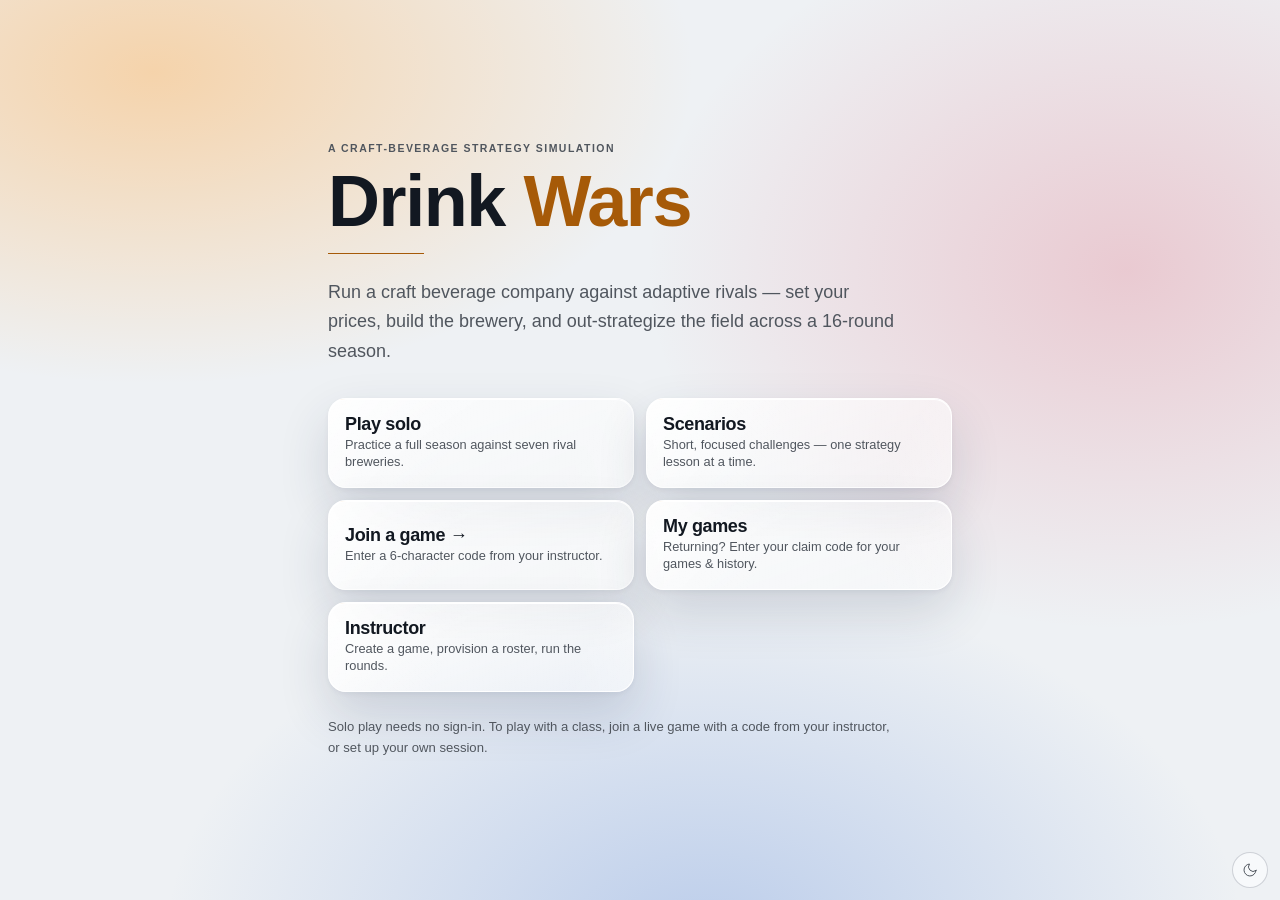
<file: drinkwars/index.html>
<!doctype html>
<html lang="en" data-mode="foolscap">
  <head>
    <meta charset="UTF-8" />
    <meta name="viewport" content="width=device-width, initial-scale=1.0" />
    <title>Drink Wars</title>
    <!-- Light (Foolscap) is the default; a player who switches to night keeps it. Runs before
         first paint so a returning night-mode player never sees a light flash. -->
    <script>
      try { if (localStorage.getItem("dw-mode") === "sectional") document.documentElement.setAttribute("data-mode", "sectional"); } catch (e) {}
    </script>
    <script type="module" crossorigin src="/drinkwars/assets/index-BNw4C3lH.js"></script>
    <link rel="stylesheet" crossorigin href="/drinkwars/assets/index-Bm-F9xbx.css">
  </head>
  <body>
    <div id="root"></div>
  </body>
</html>
</file>
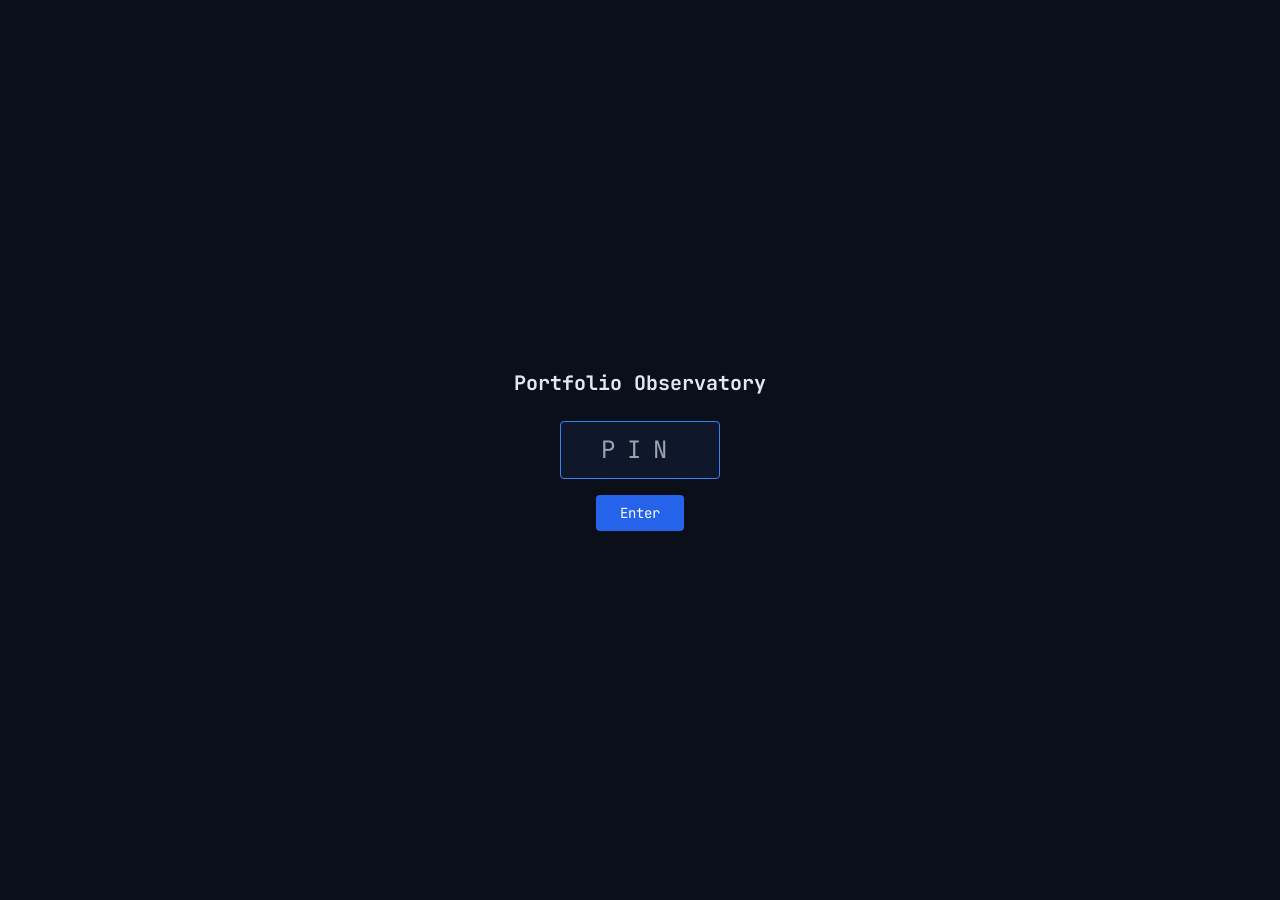
<file: po/index.html>
<!DOCTYPE html>
<html lang="en">
  <head>
    <meta charset="UTF-8" />
    <meta name="viewport" content="width=device-width, initial-scale=1.0" />
    <title>Portfolio Observatory</title>
    <link rel="preconnect" href="https://fonts.googleapis.com" />
    <link rel="preconnect" href="https://fonts.gstatic.com" crossorigin />
    <link href="https://fonts.googleapis.com/css2?family=JetBrains+Mono:wght@400;600;700&display=swap" rel="stylesheet" />
    <script type="module" crossorigin src="/po/assets/index-pAQZAtiD.js"></script>
    <link rel="stylesheet" crossorigin href="/po/assets/index-CHXg76Sw.css">
  </head>
  <body>
    <div id="root"></div>
  </body>
</html>
</file>
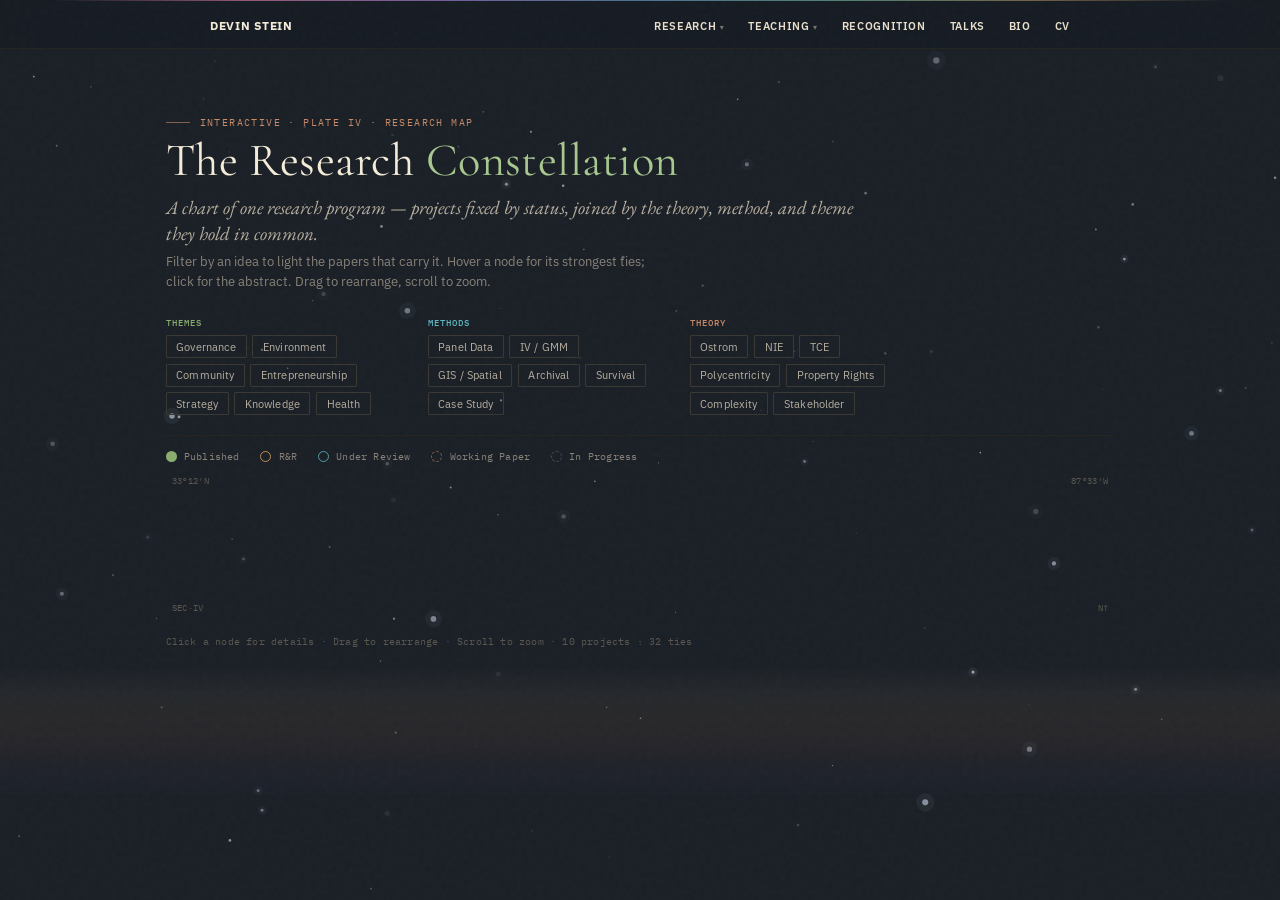
<file: research.html>
<!DOCTYPE html>
<html lang="en" data-mode="sectional">
<head>
<meta charset="UTF-8">
<meta name="viewport" content="width=device-width, initial-scale=1.0">
<title>Research Constellation — Devin Stein</title>
<meta name="description" content="An interactive map of Devin Stein's research program — projects joined by shared theory, method, and theme.">
<link rel="icon" href="/favicon.ico?v=3" sizes="any">
<link rel="icon" type="image/svg+xml" href="/img/favicon.svg?v=3">
<link rel="icon" type="image/png" sizes="32x32" href="/img/favicon-32x32.png?v=3">
<link rel="icon" type="image/png" sizes="16x16" href="/img/favicon-16x16.png?v=3">
<link rel="apple-touch-icon" sizes="180x180" href="/img/apple-touch-icon.png?v=3">
<link rel="manifest" href="/site.webmanifest">
<link rel="preconnect" href="https://fonts.googleapis.com">
<link rel="preconnect" href="https://fonts.gstatic.com" crossorigin>
<link href="https://fonts.googleapis.com/css2?family=EB+Garamond:ital,wght@0,400;0,500;0,600;0,700;1,400;1,500;1,600&family=IBM+Plex+Sans:wght@300;400;500;600&family=IBM+Plex+Mono:wght@300;400;500&family=Cormorant+Garamond:ital,wght@0,300;0,400;0,500;0,600;1,300;1,400&display=swap" rel="stylesheet">
<script src="https://d3js.org/d3.v7.min.js"></script>
<style>
/* Devin Stein — Scholarly Identity tokens (sectional night) */
[data-mode="foolscap"], :root {
  --bg:#f7f4ec; --bg-raise:#fcfaf3; --bg-sink:#efebdf; --white:#ffffff;
  --ink:#0d0c0a; --fg-1:#1a1815; --fg-2:#4a4742; --fg-3:#7a766f; --fg-4:#a8a39a;
  --rule:#c9c2b3; --rule-faint:#e3dcca;
  --topo-brown:#b5704f; --topo-brown-2:#8a5438;
  --sectional-blue:#5a8044; --sectional-blue-2:#3a5a2e;
  --serif:"EB Garamond", Georgia, "Times New Roman", serif;
  --sans:"IBM Plex Sans", "Inter", -apple-system, system-ui, sans-serif;
  --mono:"IBM Plex Mono", "JetBrains Mono", Consolas, monospace;
  --display-roman:"Cormorant Garamond", "EB Garamond", "Trajan Pro", serif;
}
[data-mode="sectional"] {
  --bg:#16181d; --bg-raise:#1d2027; --bg-sink:#101218; --white:#f7f4ec;
  --ink:#f4ecd8; --fg-1:#e8e0cc; --fg-2:#b8b0a0; --fg-3:#888278; --fg-4:#5a564f;
  --rule:#3a3832; --rule-faint:#25241f;
  --topo-brown:#c98a68; --topo-brown-2:#a06848;
  --sectional-blue:#8aae6e; --sectional-blue-2:#a8c890;
}
*,*::before,*::after { margin:0; padding:0; box-sizing:border-box; }
html { font-size:16px; }
body { margin:0; background:#1b2027; color:var(--fg-1); font-family:var(--serif); -webkit-font-smoothing:antialiased; }
a { color:var(--sectional-blue); text-decoration:none; }
@keyframes rc-fadeup { from { opacity:0; transform:translateY(8px); } to { opacity:1; transform:translateY(0); } }
.rc-navlink:hover { color:var(--fg-1) !important; border-bottom:1px solid var(--sectional-blue) !important; }

  .navgroup:hover .menu { display:block !important; }
@keyframes prismDrift { 0% { background-position:130% 0; } 50% { background-position:-30% 0; } 100% { background-position:130% 0; } }
</style>
<style id="mobile-fixes">
/* ===== Responsive / mobile layer ===== */
.nav-toggle{ display:none; }
@media (max-width:760px){
  .wrap{ padding-left:1.15rem !important; padding-right:1.15rem !important; }

  /* --- NAV -> hamburger --- */
  /* iOS: position:sticky renders a stale, contentless GHOST copy of the bar during the
     URL-bar resize (i.e. when you scroll back toward the top) — a frosted band with no
     logo/hamburger. position:fixed doesn't do the sticky reposition, so there's no ghost.
     The frost stays: removing backdrop-filter in the prior round never touched the ghost,
     proving the filter was never the cause. A JS spacer offsets the content (fixed is
     out of normal flow). */
  nav{ position:fixed !important; top:0; left:0; right:0; transform:none !important; -webkit-transform:none !important; }
  nav.nav-open{ max-height:100dvh; overflow-y:auto; }
  .nav-sheen{ animation:none !important; }
  .nav-inner{ flex-wrap:wrap; align-items:center !important; padding-left:1.15rem !important; padding-right:1.15rem !important; }
  .nav-toggle{ display:inline-flex; align-items:center; justify-content:center; }
  .nav-links{ display:none !important; flex-direction:column; align-items:stretch !important;
    width:100%; gap:.05rem !important; margin-top:12px; padding-top:10px; border-top:.5px solid var(--rule-faint); }
  nav.nav-open .nav-links{ display:flex !important; }
  .nav-links > a, .navgroup > a{ display:block; padding:11px 4px !important; font-size:13px !important;
    letter-spacing:.08em !important; border-bottom:none !important; width:100%; }
  .navgroup{ position:static !important; width:100%; }
  .navgroup .menu{ position:static !important; display:block !important; padding-top:0 !important; left:auto !important; top:auto !important; }
  .navgroup .menu > div{ min-width:0 !important; background:transparent !important; backdrop-filter:none !important;
    -webkit-backdrop-filter:none !important; border:none !important; box-shadow:none !important; border-radius:0 !important;
    padding:0 0 8px 14px !important; }
  .navgroup .menu > div > div[style*="height:1px"], .navgroup .menu > div > div[style*="height:30%"]{ display:none !important; }
  .navgroup .menu a{ padding:8px !important; }
  .nav-caret{ display:none !important; }

  /* --- home hero --- */
  .hero{ padding-top:2.2rem !important; }
  .hero-head{ flex-direction:column !important; gap:1rem !important; align-items:flex-start !important; }
  .hero-photo{ width:92px !important; height:92px !important; }
  .big-title{ font-size:2.4rem !important; }

  /* --- 2-col grids stack --- */
  .pub-row{ grid-template-columns:1fr !important; gap:5px !important; }
  .pub-row > div:first-child{ white-space:normal !important; }

  /* --- scheduler instrument panel --- */
  .sched-grid{ grid-template-columns:1fr !important; }
  .sched-grid > div:first-child{ border-right:none !important;
    border-bottom:.5px solid color-mix(in srgb, var(--white) 8%, transparent) !important; }
  .sched-grid > div{ min-height:0 !important; }

  /* --- research constellation --- */
  #rc-container{ padding-left:.5rem !important; padding-right:.5rem !important; }
}
@media (max-width:420px){ .big-title{ font-size:2rem !important; } }
</style>
</head>
<body>
<div data-mode="sectional" style="position:relative; min-height:100vh; background:#1b2027; color:var(--fg-1); font-family:var(--serif); overflow:hidden;">

  <!-- grain -->
  <div style="position:fixed; inset:0; pointer-events:none; z-index:1000; opacity:.022; background-image:url(&quot;data:image/svg+xml,%3Csvg viewBox='0 0 256 256' xmlns='http://www.w3.org/2000/svg'%3E%3Cfilter id='n'%3E%3CfeTurbulence type='fractalNoise' baseFrequency='0.65' numOctaves='3' stitchTiles='stitch'/%3E%3C/filter%3E%3Crect width='100%25' height='100%25' filter='url(%23n)'/%3E%3C/svg%3E&quot;);"></div>

  <!-- starfield -->
  <canvas id="rc-canvas" style="position:fixed; inset:0; width:100%; height:100%; pointer-events:none; z-index:0;"></canvas>

  <!-- nav -->
  <nav style="position:sticky; top:0; z-index:100;">
    <!-- frosted bar on its own layer: backdrop-filter directly on a sticky element flickers on iOS Safari -->
    <div class="nav-bg" style="position:absolute; inset:0; z-index:0; pointer-events:none; background:color-mix(in srgb, var(--bg) 42%, transparent); backdrop-filter:blur(26px) saturate(1.6); -webkit-backdrop-filter:blur(26px) saturate(1.6); border-bottom:.5px solid var(--rule-faint);"></div>
    <!-- Prism / refraction sheen -->
    <div style="position:absolute; inset:0; pointer-events:none; overflow:hidden; z-index:1;">
      <div style="position:absolute; top:0; left:0; right:0; height:1px; background:linear-gradient(90deg, transparent 4%, rgba(255,140,190,.55), rgba(190,150,255,.55), rgba(130,200,255,.5), rgba(150,255,215,.45), rgba(255,205,130,.4), transparent 96%);"></div>
      <div class="nav-sheen" style="position:absolute; inset:-60% 0; background:linear-gradient(105deg, transparent 38%, rgba(255,90,160,.06) 46%, rgba(150,90,255,.07) 50%, rgba(70,160,255,.06) 54%, rgba(60,230,190,.05) 60%, rgba(255,200,120,.04) 64%, transparent 72%); mix-blend-mode:screen; background-size:260% 100%; background-repeat:no-repeat; animation:prismDrift 11s ease-in-out infinite;"></div>
    </div>
    <div class="nav-inner" style="max-width:940px; margin:0 auto; padding:14px 2.5rem; display:flex; justify-content:space-between; align-items:baseline; gap:1rem; position:relative; z-index:2;">
      <a href="index.html" style="font-family:var(--sans); font-size:12px; font-weight:700; color:var(--ink); letter-spacing:.06em; text-transform:uppercase; text-decoration:none;">Devin Stein</a>
      <button class="nav-toggle" aria-label="Menu" aria-expanded="false" style="background:none; border:none; cursor:pointer; padding:6px; margin:-2px -4px -2px 0; color:var(--fg-1); line-height:0;"><svg width="22" height="22" viewBox="0 0 24 24" fill="none" stroke="currentColor" stroke-width="1.6" stroke-linecap="round"><line x1="3" y1="7" x2="21" y2="7"/><line x1="3" y1="12" x2="21" y2="12"/><line x1="3" y1="17" x2="21" y2="17"/></svg></button><div class="nav-links" style="display:flex; gap:1.5rem; align-items:baseline;">

        <div class="navgroup" style="position:relative;">
          <a href="index.html#research" style="font-family:var(--sans); font-size:10.5px; font-weight:600; color:var(--fg-1); letter-spacing:.06em; text-transform:uppercase; text-decoration:none; border-bottom:1px solid transparent; cursor:pointer;" data-hover="border-bottom:1px solid var(--sectional-blue);">Research <span class="nav-caret" style="opacity:.45; font-size:8px;">&#9662;</span></a>
          <div class="menu" style="position:absolute; top:100%; left:-12px; padding-top:11px; z-index:140; display:none;">
            <div style="position:relative; min-width:222px; background:color-mix(in srgb, var(--bg-raise) 90%, transparent); backdrop-filter:blur(32px) saturate(1.9) brightness(1.04); -webkit-backdrop-filter:blur(32px) saturate(1.9) brightness(1.04); border:.5px solid color-mix(in srgb, var(--white) 32%, transparent); box-shadow:0 22px 50px rgba(0,0,0,.32), 0 2px 8px rgba(0,0,0,.12), inset 0 1px 0 rgba(255,255,255,.35); border-radius:13px; padding:6px; overflow:hidden;"><div style="position:absolute; top:0; left:12%; right:12%; height:1px; background:linear-gradient(90deg, transparent, rgba(255,150,200,.5), rgba(170,160,255,.55), rgba(130,210,255,.5), rgba(160,255,220,.45), transparent);"></div><div style="position:absolute; top:1px; left:0; right:0; height:30%; background:linear-gradient(180deg, rgba(255,255,255,.1), transparent); pointer-events:none;"></div>
              <a href="index.html#research" style="display:block; padding:9px 12px; text-decoration:none; border-radius:8px; position:relative;" data-hover="background:color-mix(in srgb, var(--white) 12%, transparent);">
                <div style="font-family:var(--sans); font-size:11.5px; font-weight:600; color:var(--fg-1); display:flex; justify-content:space-between; gap:14px;">Papers</div>
                <div style="font-family:var(--sans); font-size:10px; color:var(--fg-3); letter-spacing:.01em; margin-top:2px;">Published &amp; working papers</div>
              </a>
              <a href="research.html" style="display:block; padding:9px 12px; text-decoration:none; border-radius:8px; position:relative;" data-hover="background:color-mix(in srgb, var(--white) 12%, transparent);">
                <div style="font-family:var(--sans); font-size:11.5px; font-weight:600; color:var(--fg-1); display:flex; justify-content:space-between; gap:14px;">Research Map <span style="color:var(--sectional-blue); font-family:var(--mono); font-size:10px;">&nearr;</span></div>
                <div style="font-family:var(--sans); font-size:10px; color:var(--fg-3); letter-spacing:.01em; margin-top:2px;">Interactive constellation</div>
              </a>
            </div>
          </div>
        </div>

        <div class="navgroup" style="position:relative;">
          <a href="index.html#teaching" style="font-family:var(--sans); font-size:10.5px; font-weight:600; color:var(--fg-1); letter-spacing:.06em; text-transform:uppercase; text-decoration:none; border-bottom:1px solid transparent; cursor:pointer;" data-hover="border-bottom:1px solid var(--sectional-blue);">Teaching <span class="nav-caret" style="opacity:.45; font-size:8px;">&#9662;</span></a>
          <div class="menu" style="position:absolute; top:100%; left:-12px; padding-top:11px; z-index:140; display:none;">
            <div style="position:relative; min-width:222px; background:color-mix(in srgb, var(--bg-raise) 90%, transparent); backdrop-filter:blur(32px) saturate(1.9) brightness(1.04); -webkit-backdrop-filter:blur(32px) saturate(1.9) brightness(1.04); border:.5px solid color-mix(in srgb, var(--white) 32%, transparent); box-shadow:0 22px 50px rgba(0,0,0,.32), 0 2px 8px rgba(0,0,0,.12), inset 0 1px 0 rgba(255,255,255,.35); border-radius:13px; padding:6px; overflow:hidden;"><div style="position:absolute; top:0; left:12%; right:12%; height:1px; background:linear-gradient(90deg, transparent, rgba(255,150,200,.5), rgba(170,160,255,.55), rgba(130,210,255,.5), rgba(160,255,220,.45), transparent);"></div><div style="position:absolute; top:1px; left:0; right:0; height:30%; background:linear-gradient(180deg, rgba(255,255,255,.1), transparent); pointer-events:none;"></div>
              <a href="schedule.html" style="display:block; padding:9px 12px; text-decoration:none; border-radius:8px; position:relative;" data-hover="background:color-mix(in srgb, var(--white) 12%, transparent);">
                <div style="font-family:var(--sans); font-size:11.5px; font-weight:600; color:var(--fg-1); display:flex; justify-content:space-between; gap:14px;">Schedule <span style="color:var(--sectional-blue); font-family:var(--mono); font-size:10px;">&nearr;</span></div>
                <div style="font-family:var(--sans); font-size:10px; color:var(--fg-3); letter-spacing:.01em; margin-top:2px;">Office hours &amp; meetings</div>
              </a>
              <a href="https://devinstein.me/drinkwars/" target="_blank" rel="noopener" style="display:block; padding:9px 12px; text-decoration:none; border-radius:8px; position:relative;" data-hover="background:color-mix(in srgb, var(--white) 12%, transparent);">
                <div style="font-family:var(--sans); font-size:11.5px; font-weight:600; color:var(--fg-1); display:flex; justify-content:space-between; gap:14px;">Drink Wars <span style="color:var(--sectional-blue); font-family:var(--mono); font-size:10px;">&nearr;</span></div>
                <div style="font-family:var(--sans); font-size:10px; color:var(--fg-3); letter-spacing:.01em; margin-top:2px;">Craft-beverage strategy sim</div>
              </a>
            </div>
          </div>
        </div>

        <a href="index.html#recognition" style="font-family:var(--sans); font-size:10.5px; font-weight:600; color:var(--fg-1); letter-spacing:.06em; text-transform:uppercase; text-decoration:none; border-bottom:1px solid transparent;" data-hover="border-bottom:1px solid var(--sectional-blue);">Recognition</a>
        <a href="index.html#talks" style="font-family:var(--sans); font-size:10.5px; font-weight:600; color:var(--fg-1); letter-spacing:.06em; text-transform:uppercase; text-decoration:none; border-bottom:1px solid transparent;" data-hover="border-bottom:1px solid var(--sectional-blue);">Talks</a>
        <a href="index.html#bio" style="font-family:var(--sans); font-size:10.5px; font-weight:600; color:var(--fg-1); letter-spacing:.06em; text-transform:uppercase; text-decoration:none; border-bottom:1px solid transparent;" data-hover="border-bottom:1px solid var(--sectional-blue);">Bio</a>
        <a href="https://docs.google.com/document/d/15JjioE7TF23AzHyGsPKE4yBeVMtSmnsa/export?format=pdf" target="_blank" rel="noopener" style="font-family:var(--sans); font-size:10.5px; font-weight:600; color:var(--fg-1); letter-spacing:.06em; text-transform:uppercase; text-decoration:none; border-bottom:1px solid transparent;" data-hover="border-bottom:1px solid var(--sectional-blue);">CV</a>
      </div>
    </div>
  </nav>

  <!-- header -->
  <div class="wrap" style="max-width:1000px; margin:0 auto; padding:4.2rem 1.6rem 0; position:relative; z-index:3;">
    <div style="font-family:var(--mono); font-size:10px; color:var(--topo-brown); letter-spacing:.14em; text-transform:uppercase; margin-bottom:8px; display:flex; align-items:center; gap:10px;">
      <span style="display:block; width:24px; height:1px; background:var(--topo-brown); opacity:.6;"></span>
      Interactive &middot; Plate IV &middot; Research Map
    </div>
    <h1 class="big-title" style="font-family:var(--display-roman); font-weight:400; font-size:2.9rem; line-height:1.02; letter-spacing:.01em; color:var(--ink); margin-bottom:10px;">The Research <span style="color:var(--sectional-blue-2); font-style:normal;">Constellation</span></h1>
    <p style="font-family:var(--serif); font-style:italic; font-weight:300; font-size:1.18rem; color:var(--fg-2); line-height:1.4; max-width:38em; margin-bottom:4px;">A chart of one research program &mdash; projects fixed by status, joined by the theory, method, and theme they hold in common.</p>
    <p style="font-family:var(--sans); font-size:12.5px; color:var(--fg-3); line-height:1.6; max-width:40em; margin-bottom:1.6rem;">Filter by an idea to light the papers that carry it. Hover a node for its strongest ties; click for the abstract. Drag to rearrange, scroll to zoom.</p>

    <!-- filters -->
    <div id="rc-filters" style="display:flex; gap:2rem; flex-wrap:wrap; margin-bottom:1.2rem; align-items:flex-start;"></div>

    <!-- legend -->
    <div id="rc-legend" style="display:flex; gap:1.3rem; flex-wrap:wrap; margin-bottom:.4rem; padding-top:.9rem; border-top:.5px solid var(--rule-faint);"></div>
  </div>

  <!-- graph -->
  <div id="rc-container" class="wrap" style="max-width:1000px; margin:0 auto; padding:0 1.6rem; position:relative; z-index:2;">
    <div style="display:flex; justify-content:center; position:relative;">
      <!-- cartographic corner coordinates (frame the map) -->
      <div style="position:absolute; inset:0; pointer-events:none; z-index:2;">
        <span style="position:absolute; top:6px; left:6px; font-family:var(--mono); font-size:9px; color:var(--fg-4); letter-spacing:.04em;">33&deg;12&prime;N</span>
        <span style="position:absolute; top:6px; right:6px; font-family:var(--mono); font-size:9px; color:var(--fg-4); letter-spacing:.04em;">87&deg;33&prime;W</span>
        <span style="position:absolute; bottom:6px; left:6px; font-family:var(--mono); font-size:9px; color:var(--fg-4); letter-spacing:.04em;">SEC&middot;IV</span>
        <span style="position:absolute; bottom:6px; right:6px; font-family:var(--mono); font-size:9px; color:var(--fg-4); letter-spacing:.04em;">N&uarr;</span>
      </div>
      <svg id="rc-svg" style="display:block; position:relative; z-index:1; overflow:visible;"></svg>
    </div>

    <!-- detail panel -->
    <div id="rc-panel" style="display:none;"></div>

    <p id="rc-count" style="font-family:var(--mono); font-size:10px; color:var(--fg-4); letter-spacing:.02em; margin-top:1rem;"></p>
  </div>

  <!-- horizon -->
  <div style="position:relative; z-index:0; height:130px; margin-top:1rem; background:linear-gradient(180deg, transparent 0%, rgba(240,202,138,.05) 22%, rgba(217,152,96,.07) 42%, rgba(196,128,88,.08) 56%, rgba(150,95,105,.06) 72%, rgba(120,85,120,.05) 86%, rgba(80,65,115,.035) 100%);"></div>

</div>

<script>
// ===== Palette (sectional night, concrete hex for D3) =====
var P = { bg:'#16181d', raise:'#1d2027', ink:'#f4ecd8', fg1:'#e8e0cc', fg2:'#b8b0a0', fg3:'#888278', fg4:'#5a564f',
  green:'#8aae6e', green2:'#a8c890', clay:'#c98a68', amber:'#c89858', aero:'#5fb8c4' };

var STATUS_META = {
  published: { label:'Published', color:'#8aae6e' },
  rr:        { label:'R&R', color:'#c89858' },
  review:    { label:'Under Review', color:'#5fb8c4' },
  wp:        { label:'Working Paper', color:'#c98a68' },
  progress:  { label:'In Progress', color:'#888278' },
};
var NODE_STYLE = {
  published: { r:21, ringWidth:3,   fillOpacity:1, strokeOpacity:1,    dash:'none', glow:true,  innerDot:false },
  rr:        { r:16, ringWidth:2.5, fillOpacity:0, strokeOpacity:0.9,  dash:'none', glow:true,  innerDot:true },
  review:    { r:15, ringWidth:2,   fillOpacity:0, strokeOpacity:0.8,  dash:'none', glow:false, innerDot:true },
  wp:        { r:13, ringWidth:1.6, fillOpacity:0, strokeOpacity:0.55, dash:'4,3',  glow:false, innerDot:true },
  progress:  { r:12, ringWidth:1.4, fillOpacity:0, strokeOpacity:0.4,  dash:'2,3',  glow:false, innerDot:true },
};
var FILTERS = {
  themes: { label:'Themes', color:'#8aae6e', options:[
    {id:'governance',label:'Governance'},{id:'environment',label:'Environment'},{id:'community',label:'Community'},
    {id:'entrepreneurship',label:'Entrepreneurship'},{id:'strategy',label:'Strategy'},{id:'knowledge',label:'Knowledge'},{id:'health',label:'Health'} ]},
  methods: { label:'Methods', color:'#5fb8c4', options:[
    {id:'panel',label:'Panel Data'},{id:'iv',label:'IV / GMM'},{id:'gis',label:'GIS / Spatial'},
    {id:'archival',label:'Archival'},{id:'survival',label:'Survival'},{id:'case_study',label:'Case Study'} ]},
  theories: { label:'Theory', color:'#c98a68', options:[
    {id:'Ostrom',label:'Ostrom'},{id:'NIE',label:'NIE'},{id:'TCE',label:'TCE'},{id:'Polycentricity',label:'Polycentricity'},
    {id:'Property Rights',label:'Property Rights'},{id:'Complexity',label:'Complexity'},{id:'Stakeholder',label:'Stakeholder'} ]},
};

// ===== Projects (real data; jbv_si flipped review -> rr) =====
var PROJECTS = [
  { id:'fire1', label:'Distributed Knowledge', status:'published', venue:'AMJ', year:2025,
    summary:'Community fire-prevention plans activate distributed local knowledge across organizational hierarchies, reducing wildfire property losses. Cross-level collaboration roughly doubles the effect of planning alone.',
    coauthors:'Stein & Minniti', url:'https://doi.org/10.5465/amj.2023.0425',
    themes:['governance','environment','community','knowledge','entrepreneurship','strategy'], methods:['panel','iv','gis','archival','case_study'], theories:['Ostrom','Polycentricity','Stakeholder','NIE','Complexity'] },
  { id:'fire2', label:'Organizational Mixes', status:'rr', venue:'SMJ', year:null,
    summary:'[Title withheld for blind review] — Organizational diversity reduces wildfire property damage through task specialization. Instrumented via distance-to-MSA; government funding amplifies the diversity effect.',
    coauthors:'Koppl, Minniti & Stein', url:null,
    themes:['governance','environment','community','strategy'], methods:['panel','iv','gis'], theories:['Polycentricity','NIE','Stakeholder','Ostrom','Complexity'] },
  { id:'hiv', label:'HIV / Brazil', status:'wp', venue:null, year:null,
    summary:'Religious stigma suppresses HIV case detection; political alignment improves mandate implementation. Refocusing on detection mechanisms after AMJ rejection; targeting Management Science.',
    coauthors:'Minniti, Rodriguez & Stein', url:null,
    themes:['health','governance','community'], methods:['panel'], theories:['NIE','Stakeholder','Ostrom','Polycentricity'] },
  { id:'jbv_si', label:'Entrepreneurial Ecosystems', status:'rr', venue:'JBV SI', year:null,
    summary:'[Title withheld for blind review] — Successful entrepreneurial ecosystems transform distributed knowledge from public good into excludable club good through boundary mechanisms, reciprocity norms, coordination rituals, and failure tolerance.',
    coauthors:'Stein & Minniti', url:null,
    themes:['entrepreneurship','community','knowledge','governance'], methods:['case_study','archival'], theories:['Ostrom','Property Rights','NIE','Stakeholder','Complexity'] },
  { id:'hybrid', label:'Hybridity', status:'wp', venue:null, year:null,
    summary:'Conceptual paper theorizing how interorganizational hybridity enables systemic search across heterogeneous knowledge domains, connecting organizational diversity to problem-solving under complexity.',
    coauthors:'Koppl, Minniti & Stein', url:null,
    themes:['governance','strategy','knowledge'], methods:[], theories:['Complexity','NIE','Stakeholder'] },
  { id:'fire3', label:'Know Thy Neighbor', status:'wp', venue:null, year:null,
    summary:'Final dissertation chapter. Extends Distributed Knowledge by examining how community organizing generates knowledge spillovers across neighboring communities. BCERC proceedings (Top 40 Paper, 2024).',
    coauthors:'Stein & Minniti', url:null,
    themes:['community','entrepreneurship','knowledge','environment'], methods:['panel','gis','survival'], theories:['Ostrom','Polycentricity','Stakeholder'] },
  { id:'resalloc', label:'Scaling Without Hierarchy', status:'wp', venue:null, year:null,
    summary:'When governance capacity is scarce, allocation follows observable salience (fire size) rather than institutional complexity (jurisdictional fragmentation) — producing systematic misallocation that concentrates penalties in the most governance-dependent environments.',
    coauthors:'Stein', url:null,
    themes:['governance','environment','strategy'], methods:['panel','iv','survival','gis'], theories:['TCE','Polycentricity','Ostrom','NIE','Stakeholder'] },
  { id:'water', label:'Water Rights', status:'wp', venue:null, year:null,
    summary:'Novel property rights (environmental water) enter fragmented river basins through strategic positioning that minimizes interference with incumbents. But scaling requires the very concentration that blocks entry — a paradox.',
    coauthors:'Stein, Dean & Minniti', url:null,
    themes:['environment','governance','entrepreneurship'], methods:['panel','gis'], theories:['Property Rights','NIE','Ostrom','Stakeholder'] },
  { id:'vc', label:'VC & Disasters', status:'wp', venue:null, year:null,
    summary:'Natural disasters deter new VC investors from entering (composition effect), but total capital is unaffected — disasters reshape who invests, not how much. Shared disaster exposure buffers the deterrence effect.',
    coauthors:'Han, Lee & Stein', url:null,
    themes:['entrepreneurship','environment','strategy'], methods:['panel','iv','gis','survival'], theories:['NIE','Stakeholder'] },
  { id:'ski', label:'Ski Industry', status:'wp', venue:null, year:null,
    summary:'Portfolio consolidation enables geographic hedging — building climate-diverse resort portfolios and spreading investment. Climate-diverse portfolios allocate capital more evenly, buffering exposure to snowfall volatility.',
    coauthors:'Stein', url:null,
    themes:['governance','environment','strategy','entrepreneurship'], methods:['panel','gis','survival'], theories:['TCE','Property Rights','Complexity'] },
];

function computeLinks(projects){
  var links = [];
  for (var i=0;i<projects.length;i++){ for (var j=i+1;j<projects.length;j++){
    var a=projects[i], b=projects[j];
    var st=a.themes.filter(function(t){return b.themes.includes(t);});
    var sm=a.methods.filter(function(m){return b.methods.includes(m);});
    var sth=a.theories.filter(function(t){return b.theories.includes(t);});
    var t=st.length, th=sth.length, m=sm.length;
    if (!((t>=2 && th>=1) || t>=3)) continue;
    links.push({ source:a.id, target:b.id, strength:2*t+1.5*th+m, shared:{themes:st,methods:sm,theories:sth} });
  }}
  return links;
}
var ALL_LINKS = computeLinks(PROJECTS);

// ===== state + refs =====
var svgEl = document.getElementById('rc-svg');
var canvasEl = document.getElementById('rc-canvas');
var containerEl = document.getElementById('rc-container');
var panelEl = document.getElementById('rc-panel');
var activeFilter = null, selected = null, dims = null, built = false, d3ready = false;
var sim = null, _node = null, _link = null, _linkOpacity = null, _floatFrame = null, _starFrame = null;

// ===== filters + legend rendering =====
function renderFilters(){
  var html = '';
  Object.keys(FILTERS).forEach(function(type){
    var grp = FILTERS[type];
    html += '<div><div style="font-family:var(--mono); font-size:9px; color:'+grp.color+'; letter-spacing:.12em; text-transform:uppercase; margin-bottom:.45rem; font-weight:500;">'+grp.label+'</div>';
    html += '<div style="display:flex; gap:.35rem; flex-wrap:wrap; max-width:230px;">';
    grp.options.forEach(function(opt){
      var active = activeFilter && activeFilter.type===type && activeFilter.id===opt.id;
      var style = active
        ? 'font-family:var(--sans); font-size:11px; letter-spacing:.01em; color:#16181d; background:'+grp.color+'; border:1px solid '+grp.color+'; padding:.22rem .6rem; cursor:pointer; border-radius:1px; font-weight:600; white-space:nowrap;'
        : 'font-family:var(--sans); font-size:11px; letter-spacing:.01em; color:var(--fg-2); background:transparent; padding:.22rem .6rem; cursor:pointer; border-radius:1px; white-space:nowrap; border:1px solid var(--rule);';
      html += '<button data-type="'+type+'" data-id="'+opt.id+'" style="'+style+'">'+opt.label+'</button>';
    });
    html += '</div></div>';
  });
  var box = document.getElementById('rc-filters');
  box.innerHTML = html;
  box.querySelectorAll('button').forEach(function(b){
    b.addEventListener('click', function(){ toggleFilter(b.getAttribute('data-type'), b.getAttribute('data-id')); });
  });
}
function renderLegend(){
  var html = '';
  Object.keys(STATUS_META).forEach(function(key){
    var meta = STATUS_META[key], ns = NODE_STYLE[key], filled = ns.fillOpacity===1;
    var icon = 'display:inline-block; width:11px; height:11px; border-radius:50%; flex-shrink:0; border:'+Math.max(1,ns.ringWidth-0.8)+'px '+(ns.dash!=='none'?'dashed':'solid')+' '+meta.color+'; background:'+(filled?meta.color:'transparent')+'; opacity:'+ns.strokeOpacity+';';
    html += '<div style="display:flex; align-items:center; gap:.45rem;"><span style="'+icon+'"></span><span style="font-family:var(--mono); font-size:10px; color:var(--fg-3); letter-spacing:.02em;">'+meta.label+'</span></div>';
  });
  document.getElementById('rc-legend').innerHTML = html;
}
function renderCount(){
  document.getElementById('rc-count').innerHTML = 'Click a node for details &middot; Drag to rearrange &middot; Scroll to zoom &middot; ' + PROJECTS.length + ' projects &middot; ' + ALL_LINKS.length + ' ties';
}

// ===== detail panel =====
function renderPanel(){
  if (!selected){ panelEl.style.display='none'; panelEl.innerHTML=''; return; }
  var sel = selected, meta = STATUS_META[sel.status];
  var statusLine = meta.label + (sel.venue ? ' · '+sel.venue : '') + (sel.year ? ' · '+sel.year : '');
  var urlText = sel.status==='published' ? 'View paper ↗' : 'View abstract ↗';
  var tags = sel.themes.concat(sel.methods).concat(sel.theories);
  var tagHtml = tags.map(function(t){ return '<span style="font-family:var(--mono); font-size:9.5px; color:var(--fg-3); border:.5px solid var(--rule-faint); padding:.18rem .45rem; letter-spacing:.02em;">'+t+'</span>'; }).join('');
  var urlHtml = sel.url ? '<a href="'+sel.url+'" target="_blank" rel="noopener noreferrer" style="display:inline-flex; align-items:center; gap:.4rem; font-family:var(--mono); font-size:11px; color:var(--sectional-blue-2); text-decoration:none; font-weight:500; border-bottom:1px solid transparent; margin-bottom:.9rem;">'+urlText+'</a>' : '';
  panelEl.style.cssText = 'position:relative; background:rgba(20,22,27,.82); backdrop-filter:blur(16px) saturate(1.3); -webkit-backdrop-filter:blur(16px) saturate(1.3); border:.5px solid var(--rule); box-shadow:0 2px 28px rgba(0,0,0,.35); padding:1.5rem 1.7rem; margin-top:.7rem; overflow:hidden; animation:rc-fadeup .25s ease;';
  panelEl.innerHTML =
    '<div style="position:absolute; left:0; top:0; bottom:0; width:3px; background:'+meta.color+';"></div>'+
    '<div style="display:flex; justify-content:space-between; align-items:flex-start; gap:1rem;">'+
      '<div><div style="font-family:var(--mono); font-size:10px; color:'+meta.color+'; letter-spacing:.04em; text-transform:uppercase; font-weight:500; margin-bottom:5px;">'+statusLine+'</div>'+
      '<div style="font-family:var(--display-roman); font-size:1.45rem; color:var(--ink); margin-bottom:3px; letter-spacing:.005em;">'+sel.label+'</div>'+
      '<div style="font-family:var(--sans); font-size:12px; color:var(--fg-3); margin-bottom:.7rem;">'+sel.coauthors+'</div></div>'+
      '<button id="rc-close" style="background:none; border:.5px solid var(--rule); font-family:var(--mono); font-size:11px; color:var(--fg-3); padding:.25rem .55rem; cursor:pointer; flex-shrink:0;">&times;</button>'+
    '</div>'+
    '<p style="font-family:var(--serif); font-size:1rem; color:var(--fg-1); line-height:1.7; max-width:42em; margin-bottom:.9rem; text-wrap:pretty;">'+sel.summary+'</p>'+
    urlHtml+
    '<div style="display:flex; gap:.4rem; flex-wrap:wrap;">'+tagHtml+'</div>';
  panelEl.querySelector('#rc-close').addEventListener('click', function(){ selected=null; renderPanel(); });
}

function toggleFilter(type, id){
  activeFilter = (activeFilter && activeFilter.type===type && activeFilter.id===id) ? null : { type:type, id:id };
  renderFilters(); applyFilter();
}
function matchingIds(){
  if (!activeFilter) return null;
  var af = activeFilter;
  return new Set(PROJECTS.filter(function(p){ return (p[af.type]||[]).includes(af.id); }).map(function(p){ return p.id; }));
}
function applyFilter(){
  if (!_node) return;
  var ids = matchingIds();
  if (!ids){ _node.transition().duration(200).attr('opacity',1); return; }
  _node.transition().duration(200).attr('opacity', function(d){ return ids.has(d.id)?1:0.1; });
}

// ===== starfield (lifted) =====
function startStarfield(){
  var cv = canvasEl; if (!cv) return;
  var ctx = cv.getContext('2d');
  var resize = function(){ cv.width = window.innerWidth; cv.height = window.innerHeight; };
  resize(); window.addEventListener('resize', resize);
  var stars = [];
  for (var i=0;i<110;i++){
    var big = Math.random()<0.14;
    stars.push({ x:Math.random(), y:Math.random(), size:big?1.4+Math.random()*1.8:0.4+Math.random()*1.1,
      base:0.18+Math.random()*0.55, tw:Math.random()>0.35, phase:Math.random()*6.28, speed:0.3+Math.random()*0.7,
      dx:(Math.random()-0.5)*0.00003, dy:(Math.random()-0.5)*0.00003 });
  }
  var t = 0;
  function draw(){
    t += 0.016; ctx.clearRect(0,0,cv.width,cv.height);
    stars.forEach(function(s){
      s.x+=s.dx; s.y+=s.dy;
      if (s.x<-0.02) s.x=1.02; if (s.x>1.02) s.x=-0.02;
      if (s.y<-0.02) s.y=1.02; if (s.y>1.02) s.y=-0.02;
      var px=s.x*cv.width, py=s.y*cv.height;
      var o=s.base; if (s.tw) o*=0.3+0.7*(0.5+0.5*Math.sin(t*s.speed+s.phase));
      ctx.beginPath(); ctx.arc(px,py,s.size,0,6.2832); ctx.fillStyle='rgba(196,206,224,'+o+')'; ctx.fill();
      if (s.size>1.4){ ctx.beginPath(); ctx.arc(px,py,s.size*3,0,6.2832); ctx.fillStyle='rgba(196,206,224,'+(o*0.1)+')'; ctx.fill(); }
    });
    _starFrame = requestAnimationFrame(draw);
  }
  draw();
}

// ===== graph (lifted from dc-runtime, this-> module) =====
function measureContainer(){
  var c = containerEl; if (!c) return;
  var w = c.clientWidth; if (w<1) return;
  var graphW = Math.max(380, w-48);
  var h = Math.max(500, Math.min(680, graphW*0.62));
  var changed = !dims || Math.abs(dims.width-graphW) > 12;
  dims = { width:graphW, height:h };
  if (changed && built) built = false;
  maybeBuild();
}
function maybeBuild(){
  if (built || !d3ready || !window.d3 || !svgEl || !dims) return;
  built = true; buildGraph();
}
function waitForD3(){ if (window.d3){ d3ready=true; maybeBuild(); return; } setTimeout(waitForD3, 60); }

function buildGraph(){ try { _buildGraph(); } catch(e){ console.log('BUILDGRAPH ERROR:', e && e.message, e && e.stack); } }
function _buildGraph(){
  var d3 = window.d3; if (!d3 || !svgEl) return;
  if (sim) sim.stop();
  cancelAnimationFrame(_floatFrame); _floatFrame = null;
  var width = dims.width, height = dims.height;
  var SM = STATUS_META, NS = NODE_STYLE;
  var svg = d3.select(svgEl);
  svg.selectAll('*').remove();
  svg.attr('width', width).attr('height', height);

  var defs = svg.append('defs');
  ['published','rr'].forEach(function(status){
    var color = SM[status].color;
    var f = defs.append('filter').attr('id','glow-'+status).attr('x','-60%').attr('y','-60%').attr('width','220%').attr('height','220%');
    f.append('feGaussianBlur').attr('in','SourceGraphic').attr('stdDeviation', status==='published'?6:4).attr('result','b');
    f.append('feColorMatrix').attr('in','b').attr('type','matrix')
      .attr('values','0 0 0 0 '+(parseInt(color.slice(1,3),16)/255)+' 0 0 0 0 '+(parseInt(color.slice(3,5),16)/255)+' 0 0 0 0 '+(parseInt(color.slice(5,7),16)/255)+' 0 0 0 0.6 0');
    var m = f.append('feMerge'); m.append('feMergeNode'); m.append('feMergeNode').attr('in','SourceGraphic');
  });

  var g = svg.append('g');

  // graticule (VOR rose + crosshair)
  var cx = width/2, cy = height/2, R = Math.min(width,height)*0.42;
  var grat = g.append('g').attr('opacity',0.5).style('pointer-events','none');
  [R, R*0.66, R*0.33].forEach(function(rr,i){ grat.append('circle').attr('cx',cx).attr('cy',cy).attr('r',rr)
    .attr('fill','none').attr('stroke',P.aero).attr('stroke-width',0.5).attr('stroke-opacity', i===0?0.22:0.12); });
  grat.append('line').attr('x1',cx-R).attr('y1',cy).attr('x2',cx+R).attr('y2',cy).attr('stroke',P.aero).attr('stroke-width',0.5).attr('stroke-opacity',0.1);
  grat.append('line').attr('x1',cx).attr('y1',cy-R).attr('x2',cx).attr('y2',cy+R).attr('stroke',P.aero).attr('stroke-width',0.5).attr('stroke-opacity',0.1);
  for (var a=0;a<360;a+=30){
    var rad=(a-90)*Math.PI/180;
    grat.append('line').attr('x1',cx+Math.cos(rad)*R).attr('y1',cy+Math.sin(rad)*R)
      .attr('x2',cx+Math.cos(rad)*(R-8)).attr('y2',cy+Math.sin(rad)*(R-8))
      .attr('stroke',P.aero).attr('stroke-width',0.6).attr('stroke-opacity',0.25);
  }

  var nodes = PROJECTS.map(function(d){ return Object.assign({}, d); });
  var links = ALL_LINKS.map(function(d){ return Object.assign({}, d); });
  nodes.forEach(function(n,i){
    var a2 = (i/nodes.length)*Math.PI*2;
    n.x = width/2 + Math.cos(a2)*(Math.min(width,height)*0.26) + (Math.random()-0.5)*30;
    n.y = height/2 + Math.sin(a2)*(Math.min(width,height)*0.26) + (Math.random()-0.5)*30;
  });

  var mc = document.createElement('canvas').getContext('2d');
  mc.font = "italic 500 14px 'EB Garamond', Georgia, serif";
  nodes.forEach(function(n){ n.lw = mc.measureText(n.label).width/2; });

  sim = d3.forceSimulation(nodes)
    .force('link', d3.forceLink(links).id(function(d){return d.id;}).distance(function(d){return 180-d.strength*5;}).strength(function(d){return 0.18+d.strength*0.03;}))
    .force('charge', d3.forceManyBody().strength(-560))
    .force('center', d3.forceCenter(width/2, height/2))
    .force('collision', d3.forceCollide().radius(function(d){return Math.max((NS[d.status]||NS.wp).r+24, d.lw+14);}))
    .force('x', d3.forceX(width/2).strength(0.045))
    .force('y', d3.forceY(height/2).strength(0.06));
  sim.stop();
  for (var k=0;k<320;k++) sim.tick();

  var zoom = d3.zoom().scaleExtent([0.4,3]).on('zoom', function(e){ g.attr('transform', e.transform); });
  svg.call(zoom);

  var maxS = d3.max(links, function(d){return d.strength;}) || 1;
  var linkOpacity = d3.scaleLinear().domain([3,maxS]).range([0.14,0.6]).clamp(true);
  var linkWidth = d3.scaleLinear().domain([3,maxS]).range([0.3,1.7]).clamp(true);
  var baseLinkColor = 'rgba(138,174,110,0.5)';
  _linkOpacity = linkOpacity;

  var link = g.append('g').selectAll('line').data(links).join('line')
    .attr('stroke', baseLinkColor).attr('stroke-width', function(d){return linkWidth(d.strength);}).attr('stroke-opacity', function(d){return linkOpacity(d.strength);});
  _link = link;

  var node = g.append('g').selectAll('g').data(nodes).join('g').style('cursor','pointer')
    .call(d3.drag()
      .on('start', function(e,d){ if(!e.active) sim.alphaTarget(0.2).restart(); d.fx=d.x; d.fy=d.y; })
      .on('drag', function(e,d){ d.fx=e.x; d.fy=e.y; })
      .on('end', function(e,d){ if(!e.active) sim.alphaTarget(0); d.fx=null; d.fy=null; }));
  _node = node;

  node.append('circle').attr('r', function(d){ return Math.max((NS[d.status]||NS.wp).r+10, 24); }).attr('fill','transparent');
  node.each(function(d){ var ns=NS[d.status]||NS.wp; if (ns.glow) d3.select(this).append('circle').attr('r',ns.r).attr('fill',SM[d.status].color).attr('fill-opacity', d.status==='published'?0.2:0.15).attr('filter','url(#glow-'+d.status+')'); });
  node.append('circle')
    .attr('r', function(d){ return (NS[d.status]||NS.wp).r; })
    .attr('fill', function(d){ var ns=NS[d.status]||NS.wp; return ns.fillOpacity===1?SM[d.status].color:'none'; })
    .attr('fill-opacity', function(d){ return (NS[d.status]||NS.wp).fillOpacity; })
    .attr('stroke', function(d){ return SM[d.status].color; })
    .attr('stroke-width', function(d){ return (NS[d.status]||NS.wp).ringWidth; })
    .attr('stroke-opacity', function(d){ return (NS[d.status]||NS.wp).strokeOpacity; })
    .attr('stroke-dasharray', function(d){ return (NS[d.status]||NS.wp).dash; });
  node.each(function(d){ var ns=NS[d.status]||NS.wp; if (ns.innerDot) d3.select(this).append('circle')
    .attr('r', d.status==='rr'?6:d.status==='review'?5.5:d.status==='progress'?4:5)
    .attr('fill', SM[d.status].color).attr('fill-opacity', d.status==='progress'?0.5:0.75); });
  node.append('text').text(function(d){return d.label;})
    .attr('y', function(d){ return (NS[d.status]||NS.wp).r+17; }).attr('text-anchor','middle')
    .attr('font-family',"'EB Garamond', Georgia, serif").attr('font-size','14px').attr('font-style','italic').attr('font-weight',500)
    .attr('fill', P.fg1).attr('letter-spacing','0.005em');

  node.attr('transform', function(d){ return 'translate('+d.x+','+d.y+')'; });
  link.attr('x1', function(d){return d.source.x;}).attr('y1', function(d){return d.source.y;}).attr('x2', function(d){return d.target.x;}).attr('y2', function(d){return d.target.y;});

  var HK = 4;
  node.on('mouseover', function(e,d){
    var top = links.filter(function(l){return l.source.id===d.id || l.target.id===d.id;}).sort(function(a,b){return b.strength-a.strength;}).slice(0,HK);
    var tset = new Set(top); var conn = new Set([d.id]);
    top.forEach(function(l){ conn.add(l.source.id); conn.add(l.target.id); });
    node.transition().duration(150).attr('opacity', function(n){ return conn.has(n.id)?1:0.1; });
    link.transition().duration(150)
      .attr('stroke-opacity', function(l){ return tset.has(l)?0.85:0.03; })
      .attr('stroke', function(l){ return tset.has(l)?P.aero:baseLinkColor; })
      .attr('stroke-dasharray', function(l){ return tset.has(l)?'5,4':'none'; });
  }).on('mouseout', function(){
    if (activeFilter){ applyFilter(); } else node.transition().duration(200).attr('opacity',1);
    link.transition().duration(200).attr('stroke-opacity', function(l){return linkOpacity(l.strength);}).attr('stroke', baseLinkColor).attr('stroke-dasharray','none');
  }).on('click', function(e,d){ e.stopPropagation(); selected = (selected && selected.id===d.id) ? null : d; renderPanel(); });

  svg.on('click', function(){ selected=null; renderPanel(); });

  function floatTick(){
    _floatPhase = (typeof _floatPhase==='number'?_floatPhase:0) + 0.008;
    var t = _floatPhase;
    node.attr('transform', function(d){
      var seed = d.id.length*7 + d.id.charCodeAt(0);
      var fx = Math.sin(t+seed*0.5)*2.4 + Math.cos(t*0.7+seed)*1.4;
      var fy = Math.cos(t*0.8+seed*0.3)*1.9 + Math.sin(t*0.6+seed*0.7)*1.4;
      return 'translate('+(d.x+fx)+','+(d.y+fy)+')';
    });
    link.attr('x1', function(d){return d.source.x;}).attr('y1', function(d){return d.source.y;}).attr('x2', function(d){return d.target.x;}).attr('y2', function(d){return d.target.y;});
    _floatFrame = requestAnimationFrame(floatTick);
  }
  sim.on('tick', function(){
    link.attr('x1', function(d){return d.source.x;}).attr('y1', function(d){return d.source.y;}).attr('x2', function(d){return d.target.x;}).attr('y2', function(d){return d.target.y;});
    node.attr('transform', function(d){ return 'translate('+d.x+','+d.y+')'; });
  });
  _floatFrame = requestAnimationFrame(floatTick);

  if (activeFilter) applyFilter();
}
var _floatPhase = 0;

// ===== init =====
renderFilters(); renderLegend(); renderCount();
startStarfield();
measureContainer();
window.addEventListener('resize', measureContainer);
if (typeof ResizeObserver !== 'undefined' && containerEl){ new ResizeObserver(measureContainer).observe(containerEl); }
[80,300,800].forEach(function(ms){ setTimeout(measureContainer, ms); });
waitForD3();
</script>
<script>
document.querySelectorAll('[data-hover]').forEach(function(el){
  var h = el.getAttribute('data-hover');
  el.addEventListener('mouseenter', function(){ el.setAttribute('data-base-style', el.getAttribute('style')||''); el.setAttribute('style', (el.getAttribute('style')||'') + ';' + h); });
  el.addEventListener('mouseleave', function(){ if (el.hasAttribute('data-base-style')) el.setAttribute('style', el.getAttribute('data-base-style')); });
});
</script>
<script>
(function(){
  var t=document.querySelector('.nav-toggle'); if(!t) return;
  var nav=t.closest('nav'); if(!nav) return;
  t.addEventListener('click',function(){
    var open=nav.classList.toggle('nav-open');
    t.setAttribute('aria-expanded', open?'true':'false');
  });
  nav.querySelectorAll('.nav-links a').forEach(function(a){
    a.addEventListener('click',function(){ nav.classList.remove('nav-open'); t.setAttribute('aria-expanded','false'); });
  });
})();
</script>
<script>
(function(){
  // position:fixed nav is out of flow on mobile — insert a spacer of the bar's collapsed
  // height so the hero isn't hidden beneath it. Recompute on resize / orientation / fonts.
  var nav=document.querySelector('nav'); if(!nav) return;
  var mq=window.matchMedia('(max-width:760px)');
  var spacer=document.createElement('div'); spacer.setAttribute('aria-hidden','true');
  nav.parentNode.insertBefore(spacer, nav.nextSibling);
  function apply(){
    if(mq.matches){
      var open=nav.classList.contains('nav-open');
      if(open) nav.classList.remove('nav-open');        // measure the collapsed bar
      spacer.style.height=nav.offsetHeight+'px';
      if(open) nav.classList.add('nav-open');
    } else { spacer.style.height='0px'; }
  }
  apply();
  window.addEventListener('resize', apply, {passive:true});
  window.addEventListener('orientationchange', apply);
  if(document.fonts && document.fonts.ready) document.fonts.ready.then(apply);
})();
</script>
</body>
</html>
</file>
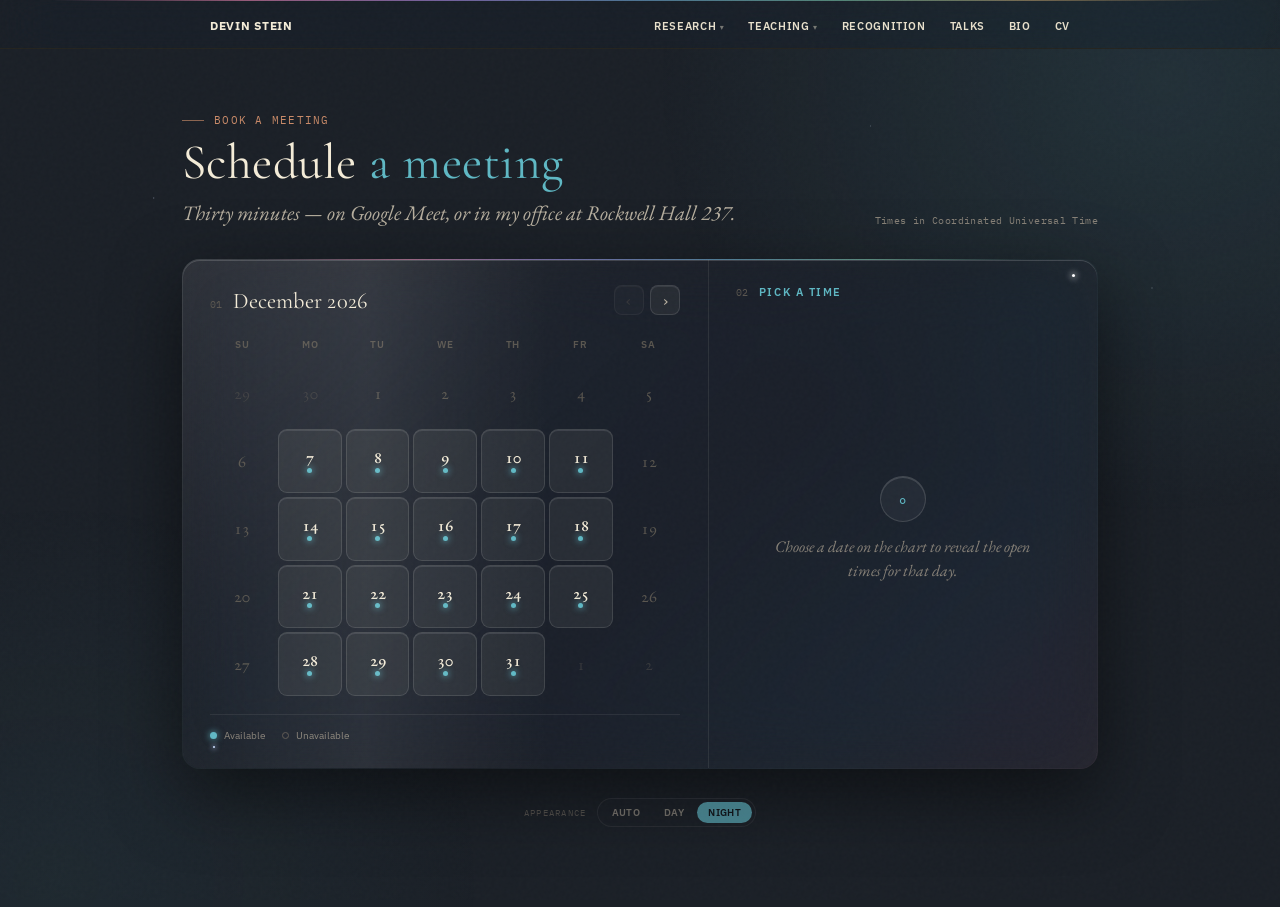
<file: schedule.html>
<!DOCTYPE html>
<html lang="en" data-mode="sectional">
<head>
<meta charset="UTF-8">
<meta name="viewport" content="width=device-width, initial-scale=1.0">
<title>Schedule a meeting — Devin Stein</title>
<meta name="description" content="Schedule a meeting with Devin Stein. 30-minute slots on Google Meet or in my office at Rockwell Hall 237, Mon–Fri, Mountain Time.">
<link rel="icon" href="/favicon.ico?v=3" sizes="any">
<link rel="icon" type="image/svg+xml" href="/img/favicon.svg?v=3">
<link rel="icon" type="image/png" sizes="32x32" href="/img/favicon-32x32.png?v=3">
<link rel="icon" type="image/png" sizes="16x16" href="/img/favicon-16x16.png?v=3">
<link rel="apple-touch-icon" sizes="180x180" href="/img/apple-touch-icon.png?v=3">
<link rel="manifest" href="/site.webmanifest">
<link rel="preconnect" href="https://fonts.googleapis.com">
<link rel="preconnect" href="https://fonts.gstatic.com" crossorigin>
<link href="https://fonts.googleapis.com/css2?family=EB+Garamond:ital,wght@0,400;0,500;0,600;0,700;1,400;1,500;1,600&family=IBM+Plex+Sans:wght@300;400;500;600&family=IBM+Plex+Mono:wght@300;400;500&family=Cormorant+Garamond:ital,wght@0,300;0,400;0,500;0,600;1,300;1,400&display=swap" rel="stylesheet">
<style>
/* Devin Stein — Scholarly Identity tokens */
[data-mode="foolscap"], :root {
  --bg:#f7f4ec; --bg-raise:#fcfaf3; --bg-sink:#efebdf; --white:#ffffff;
  --ink:#0d0c0a; --fg-1:#1a1815; --fg-2:#4a4742; --fg-3:#7a766f; --fg-4:#a8a39a;
  --rule:#c9c2b3; --rule-faint:#e3dcca;
  --topo-brown:#b5704f; --topo-brown-2:#8a5438;
  --sectional-blue:#5a8044; --sectional-blue-2:#3a5a2e;
  --amber:#9a6b28; --turquoise:#1c8f9c;
  --accent-terracotta:#c87456;
  --serif:"EB Garamond", Georgia, "Times New Roman", serif;
  --sans:"IBM Plex Sans", "Inter", -apple-system, system-ui, sans-serif;
  --mono:"IBM Plex Mono", "JetBrains Mono", Consolas, monospace;
  --display-roman:"Cormorant Garamond", "EB Garamond", "Trajan Pro", serif;
  --ease:cubic-bezier(0.25,0.1,0.25,1);
}
[data-mode="sectional"] {
  --bg:#1b2027; --bg-raise:#1d2027; --bg-sink:#101218; --white:#f7f4ec;
  --ink:#f4ecd8; --fg-1:#e8e0cc; --fg-2:#b8b0a0; --fg-3:#888278; --fg-4:#5a564f;
  --rule:#3a3832; --rule-faint:#25241f;
  --topo-brown:#c98a68; --topo-brown-2:#a06848;
  --sectional-blue:#8aae6e; --sectional-blue-2:#a8c890;
  --amber:#c89858; --turquoise:#5fb8c4;
  --accent-terracotta:#db8e72;
}
*,*::before,*::after { margin:0; padding:0; box-sizing:border-box; }
html { scroll-behavior:smooth; font-size:16px; }
body { background:#1b2027; color:var(--fg-1); font-family:var(--serif); -webkit-font-smoothing:antialiased; }
@keyframes prismDrift { 0% { background-position:130% 0; } 50% { background-position:-30% 0; } 100% { background-position:130% 0; } }
@keyframes glintSweep { 0% { transform:translateX(-120%) skewX(-18deg); opacity:0; } 18% { opacity:.7; } 42% { opacity:0; } 100% { transform:translateX(220%) skewX(-18deg); opacity:0; } }
@keyframes twinkle { 0%,100% { opacity:.12; transform:scale(.7); } 50% { opacity:.9; transform:scale(1.1); } }
@keyframes fadeUp { from { opacity:0; transform:translateY(10px); } to { opacity:1; transform:translateY(0); } }
@keyframes auroraShift { 0% { transform:translate3d(0,0,0) scale(1); } 50% { transform:translate3d(0,-2%,0) scale(1.04); } 100% { transform:translate3d(0,0,0) scale(1); } }
.sched-input::placeholder { color:var(--fg-4); font-style:italic; }
.sched-input:focus { outline:none; border-color:color-mix(in srgb, var(--turquoise) 70%, transparent); box-shadow:0 0 0 3px color-mix(in srgb, var(--turquoise) 18%, transparent), inset 0 1px 0 rgba(255,255,255,.12); }
/* Mode-safe: --white is #ffffff in day mode, so white-alpha tints (as the text
   inputs use) vanish on the cream background. Keyed to --rule/--fg-4 instead so
   the unselected option stays visible in both Foolscap and Sectional. */
.loc-opt { display:flex; align-items:flex-start; gap:.6rem; cursor:pointer; padding:.7rem .85rem; border-radius:9px; background:color-mix(in srgb, var(--bg-sink) 42%, transparent); border:.5px solid var(--rule); transition:border-color .2s, background .2s, box-shadow .2s; }
.loc-opt:hover { border-color:color-mix(in srgb, var(--turquoise) 55%, transparent); }
.loc-opt input { appearance:none; -webkit-appearance:none; margin:.18rem 0 0; flex:none; width:14px; height:14px; border-radius:50%; background:transparent; border:1.5px solid var(--fg-4); transition:border-color .2s, box-shadow .2s; }
.loc-opt input:checked { border-color:var(--turquoise); box-shadow:inset 0 0 0 3px var(--turquoise); }
.loc-opt input:focus-visible { outline:2px solid color-mix(in srgb, var(--turquoise) 60%, transparent); outline-offset:2px; }
.loc-opt:has(input:checked) { background:color-mix(in srgb, var(--turquoise) 12%, transparent); border-color:color-mix(in srgb, var(--turquoise) 48%, transparent); }
.loc-title { font-family:var(--sans); font-size:12.5px; font-weight:600; color:var(--fg-1); }
.loc-sub { font-family:var(--sans); font-size:11px; color:var(--fg-3); line-height:1.45; margin-top:2px; }
.sched-navlink:hover { border-bottom:1px solid var(--turquoise) !important; }
.cf-turnstile { min-height:65px; }
[hidden] { display:none !important; }

  .navgroup:hover .menu { display:block !important; }
</style>
<style id="mobile-fixes">
/* ===== Responsive / mobile layer ===== */
.nav-toggle{ display:none; }
@media (max-width:760px){
  .wrap{ padding-left:1.15rem !important; padding-right:1.15rem !important; }

  /* --- NAV -> hamburger --- */
  /* iOS: position:sticky renders a stale, contentless GHOST copy of the bar during the
     URL-bar resize (i.e. when you scroll back toward the top) — a frosted band with no
     logo/hamburger. position:fixed doesn't do the sticky reposition, so there's no ghost.
     The frost stays: removing backdrop-filter in the prior round never touched the ghost,
     proving the filter was never the cause. A JS spacer offsets the content (fixed is
     out of normal flow). */
  nav{ position:fixed !important; top:0; left:0; right:0; transform:none !important; -webkit-transform:none !important; }
  nav.nav-open{ max-height:100dvh; overflow-y:auto; }
  .nav-sheen{ animation:none !important; }
  .nav-inner{ flex-wrap:wrap; align-items:center !important; padding-left:1.15rem !important; padding-right:1.15rem !important; }
  .nav-toggle{ display:inline-flex; align-items:center; justify-content:center; }
  .nav-links{ display:none !important; flex-direction:column; align-items:stretch !important;
    width:100%; gap:.05rem !important; margin-top:12px; padding-top:10px; border-top:.5px solid var(--rule-faint); }
  nav.nav-open .nav-links{ display:flex !important; }
  .nav-links > a, .navgroup > a{ display:block; padding:11px 4px !important; font-size:13px !important;
    letter-spacing:.08em !important; border-bottom:none !important; width:100%; }
  .navgroup{ position:static !important; width:100%; }
  .navgroup .menu{ position:static !important; display:block !important; padding-top:0 !important; left:auto !important; top:auto !important; }
  .navgroup .menu > div{ min-width:0 !important; background:transparent !important; backdrop-filter:none !important;
    -webkit-backdrop-filter:none !important; border:none !important; box-shadow:none !important; border-radius:0 !important;
    padding:0 0 8px 14px !important; }
  .navgroup .menu > div > div[style*="height:1px"], .navgroup .menu > div > div[style*="height:30%"]{ display:none !important; }
  .navgroup .menu a{ padding:8px !important; }
  .nav-caret{ display:none !important; }

  /* --- home hero --- */
  .hero{ padding-top:2.2rem !important; }
  .hero-head{ flex-direction:column !important; gap:1rem !important; align-items:flex-start !important; }
  .hero-photo{ width:92px !important; height:92px !important; }
  .big-title{ font-size:2.4rem !important; }

  /* --- 2-col grids stack --- */
  .pub-row{ grid-template-columns:1fr !important; gap:5px !important; }
  .pub-row > div:first-child{ white-space:normal !important; }

  /* --- scheduler instrument panel --- */
  .sched-grid{ grid-template-columns:1fr !important; }
  .sched-grid > div:first-child{ border-right:none !important;
    border-bottom:.5px solid color-mix(in srgb, var(--white) 8%, transparent) !important; }
  .sched-grid > div{ min-height:0 !important; }
  .sched-loc{ grid-template-columns:1fr !important; }

  /* --- research constellation --- */
  #rc-container{ padding-left:.5rem !important; padding-right:.5rem !important; }
}
@media (max-width:420px){ .big-title{ font-size:2rem !important; } }
</style>
</head>
<body>
<div id="root" data-mode="sectional" style="position:relative; min-height:100vh; background:var(--bg); color:var(--fg-1); font-family:var(--serif); overflow:hidden;">

  <!-- Aurora atmosphere -->
  <div id="aurora" style="position:fixed; inset:-10%; z-index:0; pointer-events:none; opacity:1; animation:auroraShift 26s ease-in-out infinite; background:radial-gradient(820px 700px at 84% 16%, rgba(95,184,196,.11), transparent 62%), radial-gradient(720px 640px at 12% 90%, rgba(95,184,196,.06), transparent 60%);"></div>
  <!-- star dust -->
  <div style="position:fixed; inset:0; z-index:0; pointer-events:none; opacity:.5; background-image:radial-gradient(1.2px 1.2px at 12% 22%, rgba(200,212,235,.7), transparent), radial-gradient(1px 1px at 68% 14%, rgba(200,212,235,.6), transparent), radial-gradient(1.4px 1.4px at 83% 62%, rgba(200,212,235,.55), transparent), radial-gradient(1px 1px at 32% 78%, rgba(200,212,235,.5), transparent), radial-gradient(1px 1px at 52% 42%, rgba(200,212,235,.45), transparent), radial-gradient(1.3px 1.3px at 90% 32%, rgba(200,212,235,.5), transparent);"></div>
  <!-- grain -->
  <div style="position:fixed; inset:0; pointer-events:none; z-index:998; opacity:.02; background-image:url(&quot;data:image/svg+xml,%3Csvg viewBox='0 0 256 256' xmlns='http://www.w3.org/2000/svg'%3E%3Cfilter id='n'%3E%3CfeTurbulence type='fractalNoise' baseFrequency='0.9' numOctaves='4' stitchTiles='stitch'/%3E%3C/filter%3E%3Crect width='100%25' height='100%25' filter='url(%23n)'/%3E%3C/svg%3E&quot;);"></div>

  <!-- Nav -->
  <nav style="position:sticky; top:0; z-index:100;">
    <!-- frosted bar on its own layer: backdrop-filter directly on a sticky element flickers on iOS Safari -->
    <div class="nav-bg" style="position:absolute; inset:0; z-index:0; pointer-events:none; background:color-mix(in srgb, var(--bg) 42%, transparent); backdrop-filter:blur(26px) saturate(1.6); -webkit-backdrop-filter:blur(26px) saturate(1.6); border-bottom:.5px solid var(--rule-faint);"></div>
    <!-- Prism / refraction sheen -->
    <div style="position:absolute; inset:0; pointer-events:none; overflow:hidden; z-index:1;">
      <div style="position:absolute; top:0; left:0; right:0; height:1px; background:linear-gradient(90deg, transparent 4%, rgba(255,140,190,.55), rgba(190,150,255,.55), rgba(130,200,255,.5), rgba(150,255,215,.45), rgba(255,205,130,.4), transparent 96%);"></div>
      <div class="nav-sheen" style="position:absolute; inset:-60% 0; background:linear-gradient(105deg, transparent 38%, rgba(255,90,160,.06) 46%, rgba(150,90,255,.07) 50%, rgba(70,160,255,.06) 54%, rgba(60,230,190,.05) 60%, rgba(255,200,120,.04) 64%, transparent 72%); mix-blend-mode:screen; background-size:260% 100%; background-repeat:no-repeat; animation:prismDrift 11s ease-in-out infinite;"></div>
    </div>
    <div class="nav-inner" style="max-width:940px; margin:0 auto; padding:14px 2.5rem; display:flex; justify-content:space-between; align-items:baseline; gap:1rem; position:relative; z-index:2;">
      <a href="index.html" style="font-family:var(--sans); font-size:12px; font-weight:700; color:var(--ink); letter-spacing:.06em; text-transform:uppercase; text-decoration:none;">Devin Stein</a>
      <button class="nav-toggle" aria-label="Menu" aria-expanded="false" style="background:none; border:none; cursor:pointer; padding:6px; margin:-2px -4px -2px 0; color:var(--fg-1); line-height:0;"><svg width="22" height="22" viewBox="0 0 24 24" fill="none" stroke="currentColor" stroke-width="1.6" stroke-linecap="round"><line x1="3" y1="7" x2="21" y2="7"/><line x1="3" y1="12" x2="21" y2="12"/><line x1="3" y1="17" x2="21" y2="17"/></svg></button><div class="nav-links" style="display:flex; gap:1.5rem; align-items:baseline;">

        <div class="navgroup" style="position:relative;">
          <a href="index.html#research" style="font-family:var(--sans); font-size:10.5px; font-weight:600; color:var(--fg-1); letter-spacing:.06em; text-transform:uppercase; text-decoration:none; border-bottom:1px solid transparent; cursor:pointer;" data-hover="border-bottom:1px solid var(--sectional-blue);">Research <span class="nav-caret" style="opacity:.45; font-size:8px;">&#9662;</span></a>
          <div class="menu" style="position:absolute; top:100%; left:-12px; padding-top:11px; z-index:140; display:none;">
            <div style="position:relative; min-width:222px; background:color-mix(in srgb, var(--bg-raise) 90%, transparent); backdrop-filter:blur(32px) saturate(1.9) brightness(1.04); -webkit-backdrop-filter:blur(32px) saturate(1.9) brightness(1.04); border:.5px solid color-mix(in srgb, var(--white) 32%, transparent); box-shadow:0 22px 50px rgba(0,0,0,.32), 0 2px 8px rgba(0,0,0,.12), inset 0 1px 0 rgba(255,255,255,.35); border-radius:13px; padding:6px; overflow:hidden;"><div style="position:absolute; top:0; left:12%; right:12%; height:1px; background:linear-gradient(90deg, transparent, rgba(255,150,200,.5), rgba(170,160,255,.55), rgba(130,210,255,.5), rgba(160,255,220,.45), transparent);"></div><div style="position:absolute; top:1px; left:0; right:0; height:30%; background:linear-gradient(180deg, rgba(255,255,255,.1), transparent); pointer-events:none;"></div>
              <a href="index.html#research" style="display:block; padding:9px 12px; text-decoration:none; border-radius:8px; position:relative;" data-hover="background:color-mix(in srgb, var(--white) 12%, transparent);">
                <div style="font-family:var(--sans); font-size:11.5px; font-weight:600; color:var(--fg-1); display:flex; justify-content:space-between; gap:14px;">Papers</div>
                <div style="font-family:var(--sans); font-size:10px; color:var(--fg-3); letter-spacing:.01em; margin-top:2px;">Published &amp; working papers</div>
              </a>
              <a href="research.html" style="display:block; padding:9px 12px; text-decoration:none; border-radius:8px; position:relative;" data-hover="background:color-mix(in srgb, var(--white) 12%, transparent);">
                <div style="font-family:var(--sans); font-size:11.5px; font-weight:600; color:var(--fg-1); display:flex; justify-content:space-between; gap:14px;">Research Map <span style="color:var(--sectional-blue); font-family:var(--mono); font-size:10px;">&nearr;</span></div>
                <div style="font-family:var(--sans); font-size:10px; color:var(--fg-3); letter-spacing:.01em; margin-top:2px;">Interactive constellation</div>
              </a>
            </div>
          </div>
        </div>

        <div class="navgroup" style="position:relative;">
          <a href="index.html#teaching" style="font-family:var(--sans); font-size:10.5px; font-weight:600; color:var(--fg-1); letter-spacing:.06em; text-transform:uppercase; text-decoration:none; border-bottom:1px solid transparent; cursor:pointer;" data-hover="border-bottom:1px solid var(--sectional-blue);">Teaching <span class="nav-caret" style="opacity:.45; font-size:8px;">&#9662;</span></a>
          <div class="menu" style="position:absolute; top:100%; left:-12px; padding-top:11px; z-index:140; display:none;">
            <div style="position:relative; min-width:222px; background:color-mix(in srgb, var(--bg-raise) 90%, transparent); backdrop-filter:blur(32px) saturate(1.9) brightness(1.04); -webkit-backdrop-filter:blur(32px) saturate(1.9) brightness(1.04); border:.5px solid color-mix(in srgb, var(--white) 32%, transparent); box-shadow:0 22px 50px rgba(0,0,0,.32), 0 2px 8px rgba(0,0,0,.12), inset 0 1px 0 rgba(255,255,255,.35); border-radius:13px; padding:6px; overflow:hidden;"><div style="position:absolute; top:0; left:12%; right:12%; height:1px; background:linear-gradient(90deg, transparent, rgba(255,150,200,.5), rgba(170,160,255,.55), rgba(130,210,255,.5), rgba(160,255,220,.45), transparent);"></div><div style="position:absolute; top:1px; left:0; right:0; height:30%; background:linear-gradient(180deg, rgba(255,255,255,.1), transparent); pointer-events:none;"></div>
              <a href="schedule.html" style="display:block; padding:9px 12px; text-decoration:none; border-radius:8px; position:relative;" data-hover="background:color-mix(in srgb, var(--white) 12%, transparent);">
                <div style="font-family:var(--sans); font-size:11.5px; font-weight:600; color:var(--fg-1); display:flex; justify-content:space-between; gap:14px;">Schedule <span style="color:var(--sectional-blue); font-family:var(--mono); font-size:10px;">&nearr;</span></div>
                <div style="font-family:var(--sans); font-size:10px; color:var(--fg-3); letter-spacing:.01em; margin-top:2px;">Office hours &amp; meetings</div>
              </a>
              <a href="https://devinstein.me/drinkwars/" target="_blank" rel="noopener" style="display:block; padding:9px 12px; text-decoration:none; border-radius:8px; position:relative;" data-hover="background:color-mix(in srgb, var(--white) 12%, transparent);">
                <div style="font-family:var(--sans); font-size:11.5px; font-weight:600; color:var(--fg-1); display:flex; justify-content:space-between; gap:14px;">Drink Wars <span style="color:var(--sectional-blue); font-family:var(--mono); font-size:10px;">&nearr;</span></div>
                <div style="font-family:var(--sans); font-size:10px; color:var(--fg-3); letter-spacing:.01em; margin-top:2px;">Craft-beverage strategy sim</div>
              </a>
            </div>
          </div>
        </div>

        <a href="index.html#recognition" style="font-family:var(--sans); font-size:10.5px; font-weight:600; color:var(--fg-1); letter-spacing:.06em; text-transform:uppercase; text-decoration:none; border-bottom:1px solid transparent;" data-hover="border-bottom:1px solid var(--sectional-blue);">Recognition</a>
        <a href="index.html#talks" style="font-family:var(--sans); font-size:10.5px; font-weight:600; color:var(--fg-1); letter-spacing:.06em; text-transform:uppercase; text-decoration:none; border-bottom:1px solid transparent;" data-hover="border-bottom:1px solid var(--sectional-blue);">Talks</a>
        <a href="index.html#bio" style="font-family:var(--sans); font-size:10.5px; font-weight:600; color:var(--fg-1); letter-spacing:.06em; text-transform:uppercase; text-decoration:none; border-bottom:1px solid transparent;" data-hover="border-bottom:1px solid var(--sectional-blue);">Bio</a>
        <a href="https://docs.google.com/document/d/15JjioE7TF23AzHyGsPKE4yBeVMtSmnsa/export?format=pdf" target="_blank" rel="noopener" style="font-family:var(--sans); font-size:10.5px; font-weight:600; color:var(--fg-1); letter-spacing:.06em; text-transform:uppercase; text-decoration:none; border-bottom:1px solid transparent;" data-hover="border-bottom:1px solid var(--sectional-blue);">CV</a>
      </div>
    </div>
  </nav>

  <div id="top" class="wrap" style="max-width:980px; margin:0 auto; padding:0 2rem 5rem; position:relative; z-index:2;">

    <!-- HERO -->
    <header style="padding:4rem 0 2rem; display:flex; justify-content:space-between; align-items:flex-end; gap:2rem; flex-wrap:wrap;">
      <div>
        <div style="font-family:var(--mono); font-size:10.5px; font-weight:400; color:var(--topo-brown); letter-spacing:.12em; text-transform:uppercase; margin-bottom:10px; display:flex; align-items:center; gap:10px;">
          <span style="display:block; width:22px; height:1px; background:var(--topo-brown); opacity:.65;"></span>
          Book a meeting
        </div>
        <h1 class="big-title" style="font-family:var(--display-roman); font-weight:400; font-size:3.1rem; line-height:1.02; letter-spacing:.01em; color:var(--ink); margin-bottom:10px;">Schedule <span style="color:var(--turquoise);">a meeting</span></h1>
        <p style="font-family:var(--serif); font-style:italic; font-weight:300; font-size:1.3rem; color:var(--fg-2); line-height:1.4; max-width:30em;">Thirty minutes &mdash; on Google Meet, or in my office at Rockwell Hall 237.</p>
      </div>
      <div style="display:flex; flex-direction:column; gap:8px; align-items:flex-end;">
        <div id="tzLine" style="font-family:var(--mono); font-size:9.5px; color:var(--fg-3); letter-spacing:.04em; text-align:right;"></div>
      </div>
    </header>

    <!-- INSTRUMENT PANEL -->
    <div style="position:relative; border-radius:18px; padding:1px; background:linear-gradient(135deg, rgba(255,255,255,.16), rgba(255,255,255,.02) 30%, transparent 55%, rgba(130,200,255,.06) 80%, rgba(255,160,200,.08)); box-shadow:0 24px 70px rgba(0,0,0,.5);">
      <div style="position:absolute; inset:0; border-radius:18px; pointer-events:none; overflow:hidden;">
        <div style="position:absolute; top:0; left:8%; right:8%; height:1px; background:linear-gradient(90deg, transparent, rgba(255,150,200,.5), rgba(170,160,255,.55), rgba(130,210,255,.5), rgba(160,255,220,.45), transparent);"></div>
      </div>
      <div style="position:relative; border-radius:17px; overflow:hidden; background:color-mix(in srgb, var(--bg-raise) 52%, transparent); backdrop-filter:blur(34px) saturate(1.7) brightness(1.06); -webkit-backdrop-filter:blur(34px) saturate(1.7) brightness(1.06); box-shadow:inset 0 1px 0 rgba(255,255,255,.16), inset 0 0 60px rgba(255,255,255,.02);">
        <div style="position:absolute; top:0; bottom:0; left:0; width:40%; pointer-events:none; background:linear-gradient(90deg, transparent, rgba(255,255,255,.07), transparent); animation:glintSweep 9s ease-in-out infinite; z-index:5;"></div>
        <span style="position:absolute; top:14px; right:22px; width:3px; height:3px; border-radius:50%; background:#fff; box-shadow:0 0 6px 1px rgba(255,255,255,.7); animation:twinkle 4s ease-in-out infinite; z-index:6;"></span>
        <span style="position:absolute; bottom:20px; left:30px; width:2px; height:2px; border-radius:50%; background:#cfe0ff; box-shadow:0 0 5px 1px rgba(180,210,255,.7); animation:twinkle 5.5s ease-in-out .8s infinite; z-index:6;"></span>

        <div class="sched-grid" style="display:grid; grid-template-columns:1.15fr .85fr; gap:0; position:relative; z-index:2;">
          <!-- LEFT — CALENDAR -->
          <div style="padding:1.6rem 1.7rem; border-right:.5px solid color-mix(in srgb, var(--white) 8%, transparent);">
            <div style="display:flex; justify-content:space-between; align-items:center; margin-bottom:1.2rem;">
              <div style="display:flex; align-items:baseline; gap:.7rem;">
                <span style="font-family:var(--mono); font-size:10px; color:var(--fg-4);">01</span>
                <span id="monthLabel" style="font-family:var(--display-roman); font-size:1.4rem; color:var(--ink); letter-spacing:.01em;"></span>
              </div>
              <div style="display:flex; gap:.4rem;">
                <button id="prevMonth" style="">&lsaquo;</button>
                <button id="nextMonth" style="">&rsaquo;</button>
              </div>
            </div>
            <div style="display:grid; grid-template-columns:repeat(7,1fr); gap:3px; margin-bottom:6px;" id="weekdayHeads"></div>
            <div style="display:flex; flex-direction:column; gap:4px;" id="calGrid"></div>
            <div style="display:flex; gap:1.1rem; margin-top:1.1rem; padding-top:.9rem; border-top:.5px solid color-mix(in srgb, var(--white) 7%, transparent);">
              <div style="display:flex; align-items:center; gap:.4rem;"><span style="width:7px; height:7px; border-radius:50%; background:var(--turquoise); box-shadow:0 0 6px 1px color-mix(in srgb, var(--turquoise) 60%, transparent);"></span><span style="font-family:var(--sans); font-size:9.5px; color:var(--fg-3);">Available</span></div>
              <div style="display:flex; align-items:center; gap:.4rem;"><span style="width:7px; height:7px; border-radius:50%; border:1px solid var(--fg-4);"></span><span style="font-family:var(--sans); font-size:9.5px; color:var(--fg-3);">Unavailable</span></div>
            </div>
          </div>
          <!-- RIGHT — TIME RAIL -->
          <div style="padding:1.6rem 1.7rem; display:flex; flex-direction:column; min-height:360px;">
            <div style="display:flex; align-items:baseline; gap:.7rem; margin-bottom:1.1rem;">
              <span style="font-family:var(--mono); font-size:10px; color:var(--fg-4);">02</span>
              <span id="timeHead" style="font-family:var(--sans); font-size:11px; font-weight:600; text-transform:uppercase; letter-spacing:.14em; color:var(--turquoise);">Pick a time</span>
            </div>
            <div id="timeRail" style="flex:1; display:flex; flex-direction:column;"></div>
          </div>
        </div>
      </div>
    </div>

    <!-- DETAILS (form) -->
    <div id="step-form" hidden style="position:relative; border-radius:16px; padding:1px; margin-top:1.3rem; background:linear-gradient(135deg, rgba(255,255,255,.14), transparent 50%, rgba(130,200,255,.06)); box-shadow:0 18px 50px rgba(0,0,0,.4); animation:fadeUp .35s var(--ease);">
      <div style="border-radius:15px; overflow:hidden; background:color-mix(in srgb, var(--bg-raise) 55%, transparent); backdrop-filter:blur(30px) saturate(1.6); -webkit-backdrop-filter:blur(30px) saturate(1.6); box-shadow:inset 0 1px 0 rgba(255,255,255,.14); padding:1.7rem 1.8rem;">
        <div style="display:flex; align-items:baseline; gap:.7rem; margin-bottom:1.2rem;">
          <span style="font-family:var(--mono); font-size:10px; color:var(--fg-4);">03</span>
          <span style="font-family:var(--sans); font-size:11px; font-weight:600; text-transform:uppercase; letter-spacing:.14em; color:var(--turquoise);">Your details</span>
        </div>
        <div style="display:flex; align-items:center; gap:.6rem; background:color-mix(in srgb, var(--turquoise) 12%, transparent); border:.5px solid color-mix(in srgb, var(--turquoise) 30%, transparent); border-radius:9px; padding:.7rem 1rem; margin-bottom:1.3rem; box-shadow:inset 0 1px 0 rgba(255,255,255,.1);">
          <span style="font-family:var(--mono); font-size:14px; color:var(--turquoise);">&#9678;</span>
          <span id="summaryLine" style="font-family:var(--sans); font-size:13px; color:var(--fg-1);"></span>
        </div>
        <form id="bookForm">
          <div style="display:grid; grid-template-columns:1fr 1fr; gap:1rem; margin-bottom:1rem;">
            <div style="display:flex; flex-direction:column; gap:.35rem;">
              <label style="font-family:var(--sans); font-size:10px; font-weight:600; text-transform:uppercase; letter-spacing:.12em; color:var(--fg-3);">Full name</label>
              <input class="sched-input" name="name" type="text" autocomplete="name" style="font-family:var(--serif); font-size:1rem; color:var(--ink); background:color-mix(in srgb, var(--white) 6%, transparent); border:.5px solid color-mix(in srgb, var(--white) 14%, transparent); padding:.7rem .9rem; border-radius:9px; box-shadow:inset 0 1px 0 rgba(255,255,255,.08); transition:border-color .2s, box-shadow .2s; width:100%;">
            </div>
            <div style="display:flex; flex-direction:column; gap:.35rem;">
              <label style="font-family:var(--sans); font-size:10px; font-weight:600; text-transform:uppercase; letter-spacing:.12em; color:var(--fg-3);">Email</label>
              <input class="sched-input" name="email" type="email" autocomplete="email" style="font-family:var(--serif); font-size:1rem; color:var(--ink); background:color-mix(in srgb, var(--white) 6%, transparent); border:.5px solid color-mix(in srgb, var(--white) 14%, transparent); padding:.7rem .9rem; border-radius:9px; box-shadow:inset 0 1px 0 rgba(255,255,255,.08); transition:border-color .2s, box-shadow .2s; width:100%;">
            </div>
          </div>
          <fieldset style="border:0; margin:0 0 1rem; padding:0; display:flex; flex-direction:column; gap:.5rem;">
            <legend style="font-family:var(--sans); font-size:10px; font-weight:600; text-transform:uppercase; letter-spacing:.12em; color:var(--fg-3); padding:0; margin-bottom:.15rem;">Where should we meet?</legend>
            <div class="sched-loc" style="display:grid; grid-template-columns:1fr 1fr; gap:.6rem;">
              <label class="loc-opt">
                <input type="radio" name="location" value="virtual" checked>
                <span>
                  <span class="loc-title">Virtually</span>
                  <span class="loc-sub" style="display:block;">I&rsquo;ll send a Google Meet link with the confirmation.</span>
                </span>
              </label>
              <label class="loc-opt">
                <input type="radio" name="location" value="campus">
                <span>
                  <span class="loc-title">On campus</span>
                  <span class="loc-sub" style="display:block;">My office &mdash; Rockwell Hall 237, CSU.</span>
                </span>
              </label>
            </div>
          </fieldset>
          <div style="display:flex; flex-direction:column; gap:.35rem; margin-bottom:1rem;">
            <label style="font-family:var(--sans); font-size:10px; font-weight:600; text-transform:uppercase; letter-spacing:.12em; color:var(--fg-3);">What would you like to discuss?</label>
            <textarea class="sched-input" name="purpose" placeholder="A sentence or two &mdash; this helps me confirm the right meeting." style="font-family:var(--serif); font-size:1rem; color:var(--ink); background:color-mix(in srgb, var(--white) 6%, transparent); border:.5px solid color-mix(in srgb, var(--white) 14%, transparent); padding:.7rem .9rem; border-radius:9px; box-shadow:inset 0 1px 0 rgba(255,255,255,.08); min-height:84px; resize:vertical; width:100%;"></textarea>
          </div>
          <div style="display:flex; align-items:center; justify-content:space-between; gap:1rem; flex-wrap:wrap;">
            <div class="cf-turnstile" data-sitekey="0x4AAAAAADMs_XGt9bSo4hVS" data-theme="auto"></div>
            <button id="submitBtn" type="submit" style="font-family:var(--sans); font-size:12px; font-weight:600; letter-spacing:.06em; text-transform:uppercase; color:#0e1014; background:linear-gradient(135deg, var(--sectional-blue-2), var(--turquoise)); border:none; padding:.8rem 1.6rem; border-radius:9px; cursor:pointer; box-shadow:0 4px 18px color-mix(in srgb, var(--turquoise) 30%, transparent), inset 0 1px 0 rgba(255,255,255,.3);">Request this time</button>
          </div>
          <div id="errorMsg" hidden style="font-family:var(--sans); font-size:12.5px; color:var(--accent-terracotta); background:color-mix(in srgb, var(--accent-terracotta) 10%, transparent); border-left:2px solid var(--accent-terracotta); border-radius:0 6px 6px 0; padding:.6rem 1rem; margin-top:1rem;"></div>
          <p style="font-family:var(--sans); font-size:11.5px; color:var(--fg-3); line-height:1.5; margin-top:1rem;">I review each request and confirm by email, usually within a day.</p>
        </form>
      </div>
    </div>

    <!-- SUCCESS -->
    <div id="step-success" hidden style="position:relative; border-radius:16px; padding:1px; margin-top:1.3rem; background:linear-gradient(135deg, rgba(170,255,210,.3), rgba(130,200,255,.12) 45%, rgba(255,170,200,.18)); box-shadow:0 18px 50px rgba(0,0,0,.4); animation:fadeUp .4s var(--ease);">
      <div style="position:relative; border-radius:15px; overflow:hidden; background:color-mix(in srgb, var(--bg-raise) 58%, transparent); backdrop-filter:blur(30px) saturate(1.6); -webkit-backdrop-filter:blur(30px) saturate(1.6); box-shadow:inset 0 1px 0 rgba(255,255,255,.16); padding:2.2rem 2rem;">
        <span style="position:absolute; top:18px; right:26px; width:3px; height:3px; border-radius:50%; background:#fff; box-shadow:0 0 7px 2px rgba(255,255,255,.8); animation:twinkle 3.5s ease-in-out infinite;"></span>
        <div style="font-family:var(--mono); font-size:10px; color:var(--turquoise); letter-spacing:.1em; text-transform:uppercase; margin-bottom:10px; display:flex; align-items:center; gap:8px;"><span style="font-size:13px;">&#10003;</span> Request sent</div>
        <h2 id="successHeading" style="font-family:var(--display-roman); font-size:1.9rem; font-weight:400; color:var(--ink); margin-bottom:1rem; line-height:1.12;"></h2>
        <p id="successDetail" style="font-family:var(--serif); font-size:1.05rem; color:var(--fg-1); line-height:1.65; margin-bottom:.7rem; max-width:40em;"></p>
        <p id="successCancel" style="font-family:var(--serif); font-size:.95rem; color:var(--fg-2); line-height:1.6;"></p>
        <div style="display:flex; justify-content:space-between; align-items:center; gap:1rem; flex-wrap:wrap; font-family:var(--mono); font-size:10px; color:var(--fg-4); margin-top:1.4rem; padding-top:1rem; border-top:.5px solid color-mix(in srgb, var(--white) 8%, transparent); letter-spacing:.02em;">
          <span id="successMeta"></span>
          <button id="resetBtn" style="font-family:var(--mono); font-size:10px; color:var(--fg-3); background:none; border:.5px solid color-mix(in srgb, var(--white) 14%, transparent); border-radius:6px; padding:.35rem .7rem; cursor:pointer; letter-spacing:.04em;">Book another &rarr;</button>
        </div>
      </div>
    </div>

    <!-- APPEARANCE — moved below the scheduler and de-emphasized (was top-right of hero) -->
    <div style="margin-top:1.8rem; display:flex; justify-content:center; align-items:center; gap:10px; opacity:.7;">
      <span style="font-family:var(--mono); font-size:9px; letter-spacing:.14em; text-transform:uppercase; color:var(--fg-4);">Appearance</span>
      <div style="display:flex; gap:2px; padding:3px; border-radius:999px; background:color-mix(in srgb, var(--bg-raise) 40%, transparent); border:.5px solid color-mix(in srgb, var(--white) 8%, transparent);">
        <button data-mode-btn="auto" style="font-family:var(--sans); font-size:9.5px; font-weight:600; letter-spacing:.04em; text-transform:uppercase; padding:4px 11px; border:none; border-radius:999px; cursor:pointer;">Auto</button>
        <button data-mode-btn="day" style="font-family:var(--sans); font-size:9.5px; font-weight:600; letter-spacing:.04em; text-transform:uppercase; padding:4px 11px; border:none; border-radius:999px; cursor:pointer;">Day</button>
        <button data-mode-btn="night" style="font-family:var(--sans); font-size:9.5px; font-weight:600; letter-spacing:.04em; text-transform:uppercase; padding:4px 11px; border:none; border-radius:999px; cursor:pointer;">Night</button>
      </div>
    </div>

  </div>
</div>

<script src="https://challenges.cloudflare.com/turnstile/v0/api.js" async defer></script>
<script>
// ===== real backend config (preserved from production schedule.html) =====
var SCHEDULER_ENDPOINT = 'https://script.google.com/macros/s/AKfycbwb3Sq3wgiCI_u5Of6lHH_zAtyJszipDh0iA3YU_-Cpi93uQLXEP-ospVvKBoKmzAVxBA/exec';
var HORIZON_DAYS = 56;  // ~2 months — must match backend CONFIG.HORIZON_DAYS
var MT_TZ = 'America/Denver';

var rootEl = document.getElementById('root');
var auroraEl = document.getElementById('aurora');
var state = {
  modeChoice: 'night', resolvedMode: 'sectional',
  visitorTz: (Intl.DateTimeFormat().resolvedOptions().timeZone) || 'your timezone',
  monthCursor: { y: (new Date()).getFullYear(), m: (new Date()).getMonth() },
  selectedDate: null, selectedSlot: null, slots: [], slotsLoading: false,
  cachedAvailability: {},
  monthAvail: {},          // ymd -> count of bookable slots (from action=month)
  monthAvailLoaded: false, // false until the first month fetch resolves
};

// ===== mode toggle =====
function resolveMode(choice){
  if (choice === 'day') return 'foolscap';
  if (choice === 'night') return 'sectional';
  var dark = false;
  try { dark = window.matchMedia('(prefers-color-scheme: dark)').matches; } catch(e){}
  var h = new Date().getHours();
  if (!dark && (h >= 18 || h < 7)) dark = true;
  return dark ? 'sectional' : 'foolscap';
}
function applyMode(choice){
  var resolved = resolveMode(choice);
  rootEl.setAttribute('data-mode', resolved);
  try { document.documentElement.setAttribute('data-mode', resolved); } catch(e){}
  try { document.body.style.background = resolved === 'sectional' ? '#0e1014' : '#efe9da'; } catch(e){}
  try { localStorage.setItem('ds_sched_mode', choice); } catch(e){}
  if (auroraEl) auroraEl.style.opacity = resolved === 'sectional' ? '1' : '.7';
  state.modeChoice = choice; state.resolvedMode = resolved;
  document.querySelectorAll('[data-mode-btn]').forEach(function(b){
    var on = b.getAttribute('data-mode-btn') === choice;
    b.style.background = on ? 'color-mix(in srgb, var(--turquoise) 88%, transparent)' : 'transparent';
    b.style.color = on ? '#0e1014' : 'var(--fg-3)';
  });
}
document.querySelectorAll('[data-mode-btn]').forEach(function(b){
  b.addEventListener('click', function(){ applyMode(b.getAttribute('data-mode-btn')); });
});

function tzLine(){
  var tz = state.visitorTz, long = '';
  try { long = (new Intl.DateTimeFormat('en-US', { timeZoneName:'long' }).formatToParts(new Date()).find(function(p){return p.type==='timeZoneName';}) || {}).value || ''; } catch(e){}
  var city = (tz.split('/').pop() || tz).replace(/_/g,' ');
  var name = (long && !/^GMT|^UTC/.test(long)) ? long : city;
  return 'Times in ' + name;
}

// ===== helpers =====
function ymd(d){ return d.getFullYear()+'-'+String(d.getMonth()+1).padStart(2,'0')+'-'+String(d.getDate()).padStart(2,'0'); }
function fmt(s, opts){ return new Intl.DateTimeFormat('en-US', opts).format(new Date(s)); }

// ===== calendar =====
function renderWeekdayHeads(){
  document.getElementById('weekdayHeads').innerHTML = ['Su','Mo','Tu','We','Th','Fr','Sa'].map(function(wd){
    return '<div style="font-family:var(--sans); font-size:9.5px; font-weight:600; letter-spacing:.08em; text-transform:uppercase; color:var(--fg-4); text-align:center; padding:4px 0;">'+wd+'</div>';
  }).join('');
}
function renderMonth(){
  var today = new Date(); today.setHours(0,0,0,0);
  var horizon = new Date(today); horizon.setDate(horizon.getDate()+HORIZON_DAYS);
  var y = state.monthCursor.y, m = state.monthCursor.m;
  var first = new Date(y, m, 1);
  var gridStart = new Date(y, m, 1 - first.getDay());
  var lastDay = new Date(y, m+1, 0).getDate();
  var cellBase = 'position:relative; aspect-ratio:1/1; display:flex; flex-direction:column; align-items:center; justify-content:center; gap:2px; border-radius:9px; transition:box-shadow .15s var(--ease);';
  var needWeeks = Math.ceil((first.getDay()+lastDay)/7);
  var html = '';
  for (var w=0; w<needWeeks; w++){
    html += '<div style="display:grid; grid-template-columns:repeat(7,1fr); gap:4px;">';
    for (var di=0; di<7; di++){
      var d = new Date(gridStart); d.setDate(gridStart.getDate()+w*7+di);
      var inMonth = d.getMonth() === m;
      var dow = d.getDay(); var weekend = dow===0 || dow===6;
      var past = d < today; var beyond = d > horizon;
      var key = ymd(d);
      var eligible = inMonth && !weekend && !past && !beyond;
      // Provisional (weekday-based) until the month fetch resolves; then a day is
      // "available" only if it actually has ≥1 bookable slot (respects busy events,
      // full days, buffers). Fixes days that looked open but had no times.
      var available = eligible && (!state.monthAvailLoaded || state.monthAvail[key] > 0);
      var sel = state.selectedDate === key;
      var isToday = d.getTime() === today.getTime();
      var style = cellBase, numStyle, dotStyle = 'display:none;';
      if (sel){
        style += ' background:color-mix(in srgb, var(--turquoise) 88%, transparent); border:1px solid var(--turquoise); cursor:pointer; box-shadow:0 0 18px 1px color-mix(in srgb, var(--turquoise) 45%, transparent), inset 0 1px 0 rgba(255,255,255,.3);';
        numStyle = 'font-family:var(--serif); font-size:1.05rem; font-weight:600; color:#0e1014; font-feature-settings:\'onum\'; line-height:1;';
      } else if (available){
        style += ' background:color-mix(in srgb, var(--white) 6%, transparent); border:.5px solid '+(isToday?'color-mix(in srgb, var(--topo-brown) 65%, transparent)':'color-mix(in srgb, var(--white) 12%, transparent)')+'; cursor:pointer; box-shadow:inset 0 1px 0 rgba(255,255,255,.1);';
        numStyle = 'font-family:var(--serif); font-size:1.05rem; font-weight:500; color:var(--ink); font-feature-settings:\'onum\'; line-height:1;';
        dotStyle = 'display:block; width:5px; height:5px; border-radius:50%; background:var(--turquoise); box-shadow:0 0 6px 1px color-mix(in srgb, var(--turquoise) 60%, transparent);';
      } else {
        style += ' background:transparent; border:.5px solid transparent; cursor:default;';
        numStyle = 'font-family:var(--serif); font-size:1.05rem; font-weight:400; color:'+(inMonth?'var(--fg-4)':'color-mix(in srgb, var(--fg-4) 45%, transparent)')+'; font-feature-settings:\'onum\'; line-height:1;';
      }
      html += '<button '+(available?('data-day="'+key+'"'):'')+' style="'+style+'"><span style="'+numStyle+'">'+d.getDate()+'</span><span style="'+dotStyle+'"></span></button>';
    }
    html += '</div>';
  }
  document.getElementById('calGrid').innerHTML = html;
  document.getElementById('monthLabel').textContent = new Intl.DateTimeFormat('en-US', { month:'long', year:'numeric' }).format(first);
  // arrows
  var cur = new Date(); var prevDisabled = (y < cur.getFullYear()) || (y === cur.getFullYear() && m <= cur.getMonth());
  var nextDisabled = first > horizon;
  styleArrow(document.getElementById('prevMonth'), prevDisabled);
  styleArrow(document.getElementById('nextMonth'), nextDisabled);
  document.getElementById('prevMonth').disabled = prevDisabled;
  document.getElementById('nextMonth').disabled = nextDisabled;
  // wire day buttons
  document.getElementById('calGrid').querySelectorAll('[data-day]').forEach(function(b){
    b.addEventListener('click', function(){ selectDate(b.getAttribute('data-day')); });
  });
}
function styleArrow(el, dis){
  el.style.cssText = 'font-family:var(--mono); font-size:15px; width:30px; height:30px; border-radius:8px; display:flex; align-items:center; justify-content:center; background:color-mix(in srgb, var(--white) 5%, transparent); border:.5px solid color-mix(in srgb, var(--white) 12%, transparent); cursor:'+(dis?'not-allowed':'pointer')+'; color:'+(dis?'var(--fg-4)':'var(--fg-2)')+'; opacity:'+(dis?'.4':'1')+'; box-shadow:inset 0 1px 0 rgba(255,255,255,.08);';
}
document.getElementById('prevMonth').addEventListener('click', function(){ if (this.disabled) return; var d=new Date(state.monthCursor.y, state.monthCursor.m-1, 1); state.monthCursor={y:d.getFullYear(), m:d.getMonth()}; renderMonth(); });
document.getElementById('nextMonth').addEventListener('click', function(){ if (this.disabled) return; var d=new Date(state.monthCursor.y, state.monthCursor.m+1, 1); state.monthCursor={y:d.getFullYear(), m:d.getMonth()}; renderMonth(); });

// ===== availability (real backend; no mock) =====
async function fetchAvailability(key){
  if (state.cachedAvailability[key]) return state.cachedAvailability[key];
  var url = new URL(SCHEDULER_ENDPOINT);
  url.searchParams.set('action','availability');
  url.searchParams.set('date', key);
  url.searchParams.set('days','1');
  url.searchParams.set('tz', state.visitorTz);
  var res = await fetch(url.toString(), { method:'GET' });
  if (!res.ok) throw new Error('fetch failed');
  var json = await res.json();
  if (!json.ok) throw new Error(json.error || 'availability error');
  state.cachedAvailability[key] = json.slots || [];
  return state.cachedAvailability[key];
}

async function fetchMonthAvailability(){
  // One backend call covers the whole horizon; the month map reads slot counts
  // from it to decide which days show the "Available" dot. On failure we keep the
  // provisional weekday view (monthAvailLoaded stays false).
  try {
    var url = new URL(SCHEDULER_ENDPOINT);
    url.searchParams.set('action','month');
    url.searchParams.set('date', ymd(new Date()));
    url.searchParams.set('days', String(HORIZON_DAYS + 1));
    url.searchParams.set('tz', state.visitorTz);
    var res = await fetch(url.toString(), { method:'GET' });
    if (!res.ok) throw new Error('fetch failed');
    var json = await res.json();
    if (!json.ok) throw new Error(json.error || 'month error');
    state.monthAvail = json.days || {};
    state.monthAvailLoaded = true;
    renderMonth();
  } catch(e){ /* keep provisional view */ }
}

async function selectDate(key){
  state.selectedDate = key; state.selectedSlot = null; state.slots = [];
  document.getElementById('step-form').hidden = true;
  document.getElementById('step-success').hidden = true;
  renderMonth();
  var dayLabel = new Intl.DateTimeFormat('en-US', { weekday:'long', month:'long', day:'numeric' }).format(new Date(key+'T12:00:00'));
  document.getElementById('timeHead').textContent = dayLabel;
  var rail = document.getElementById('timeRail');
  rail.innerHTML = shimmer();
  try {
    var slots = await fetchAvailability(key);
    if (state.selectedDate !== key) return;
    state.slots = slots;
    renderTimeRail();
  } catch(e){
    if (state.selectedDate !== key) return;
    rail.innerHTML = '<div style="flex:1; display:flex; align-items:center; justify-content:center; text-align:center; padding:2rem 1rem;"><p style="font-family:var(--serif); font-style:italic; font-size:1rem; color:var(--accent-terracotta); line-height:1.5;">Could not load availability. Please try again.</p></div>';
  }
}
function shimmer(){
  var row = '<div style="height:46px; border-radius:9px; background:linear-gradient(90deg, color-mix(in srgb, var(--white) 4%, transparent), color-mix(in srgb, var(--white) 9%, transparent), color-mix(in srgb, var(--white) 4%, transparent)); background-size:240% 100%; animation:prismDrift 1.6s linear infinite; border:.5px solid color-mix(in srgb, var(--white) 7%, transparent);"></div>';
  return '<div style="display:flex; flex-direction:column; gap:8px;">'+row+row+row+row+row+'</div>';
}
function renderTimeRail(){
  var rail = document.getElementById('timeRail');
  if (!state.slots || state.slots.length === 0){
    rail.innerHTML = '<div style="flex:1; display:flex; align-items:center; justify-content:center; text-align:center; padding:2rem 1rem;"><p style="font-family:var(--serif); font-style:italic; font-size:1rem; color:var(--fg-3); line-height:1.5;">No open times on this date.<br>Try another day on the chart.</p></div>';
    return;
  }
  var slotBase = 'position:relative; overflow:hidden; display:flex; flex-direction:column; align-items:center; justify-content:center; gap:3px; min-height:60px; padding:.6rem .5rem; border-radius:9px; transition:box-shadow .15s var(--ease);';
  var cells = state.slots.map(function(slot, i){
    var vis = fmt(slot.start, { timeZone:state.visitorTz, hour:'numeric', minute:'2-digit', hour12:true });
    var mt = fmt(slot.start, { timeZone:MT_TZ, hour:'numeric', minute:'2-digit', hour12:true });
    var sel = state.selectedSlot && state.selectedSlot.start === slot.start;
    var timeColor = sel ? '#0e1014' : 'var(--ink)';
    var mtColor = sel ? 'rgba(14,16,20,.65)' : 'var(--fg-3)';
    var style = sel
      ? slotBase + ' background:color-mix(in srgb, var(--turquoise) 90%, transparent); border:1px solid var(--turquoise); cursor:pointer; box-shadow:0 0 18px 1px color-mix(in srgb, var(--turquoise) 45%, transparent), inset 0 1px 0 rgba(255,255,255,.3);'
      : slotBase + ' background:color-mix(in srgb, var(--white) 5%, transparent); border:.5px solid color-mix(in srgb, var(--white) 12%, transparent); cursor:pointer; box-shadow:inset 0 1px 0 rgba(255,255,255,.1);';
    var mtHtml = (vis !== mt) ? '<span style="font-family:var(--sans); font-size:9px; color:'+mtColor+'; letter-spacing:.03em; position:relative; z-index:1;">'+mt+' MT</span>' : '';
    return '<button data-slot="'+i+'" style="'+style+'">'+
      '<span style="position:absolute; top:0; left:0; right:0; height:50%; border-radius:9px 9px 0 0; background:linear-gradient(180deg, rgba(255,255,255,.1), transparent); pointer-events:none;"></span>'+
      '<span style="font-family:var(--serif); font-size:1.1rem; font-weight:500; line-height:1; color:'+timeColor+'; font-feature-settings:\'onum\'; position:relative; z-index:1;">'+vis+'</span>'+mtHtml+'</button>';
  }).join('');
  rail.innerHTML = '<div style="display:grid; grid-template-columns:1fr 1fr; gap:8px; overflow-y:auto; max-height:340px; padding-right:2px;">'+cells+'</div>';
  rail.querySelectorAll('[data-slot]').forEach(function(b){
    b.addEventListener('click', function(){ selectSlot(state.slots[parseInt(b.getAttribute('data-slot'),10)]); });
  });
}
function selectSlot(slot){
  state.selectedSlot = slot;
  document.getElementById('step-success').hidden = true;
  renderTimeRail();
  // summary
  var vf = fmt(slot.start, { timeZone:state.visitorTz, weekday:'long', month:'long', day:'numeric', hour:'numeric', minute:'2-digit', hour12:true });
  var mf = fmt(slot.start, { timeZone:MT_TZ, hour:'numeric', minute:'2-digit', hour12:true });
  document.getElementById('summaryLine').textContent = vf + ' (' + mf + ' MT) · 30 minutes';
  document.getElementById('errorMsg').hidden = true;
  document.getElementById('step-form').hidden = false;
}

// ===== submit (real backend contract) =====
document.getElementById('bookForm').addEventListener('submit', async function(e){
  e.preventDefault();
  document.getElementById('errorMsg').hidden = true;
  var submitBtn = document.getElementById('submitBtn');
  var form = e.target;
  var name = form.name.value.trim();
  var email = form.email.value.trim();
  var purpose = form.purpose.value.trim();
  var locEl = form.querySelector('input[name="location"]:checked');
  var locChoice = locEl ? locEl.value : 'virtual';
  var turnstileEl = form.querySelector('[name="cf-turnstile-response"]');
  var turnstileToken = turnstileEl ? turnstileEl.value : '';

  if (!name || !email) return showError('Please fill in your name and email.');
  if (!/^[^\s@]+@[^\s@]+\.[^\s@]+$/.test(email)) return showError('That email address looks off — please double-check.');
  if (!purpose) return showError("Please add a sentence about what you'd like to discuss.");
  if (!turnstileToken) return showError('Please complete the spam check.');
  if (!state.selectedSlot) return showError('Please pick a time slot.');

  submitBtn.disabled = true; submitBtn.textContent = 'Sending…';
  try {
    var body = new URLSearchParams({ action:'book', name:name, email:email, purpose:purpose, location:locChoice,
      start:state.selectedSlot.start, end:state.selectedSlot.end, visitor_tz:state.visitorTz, turnstile_token:turnstileToken });
    var res = await fetch(SCHEDULER_ENDPOINT, { method:'POST', body:body });
    var json = await res.json();
    if (!json.ok){
      showError(formatError(json.error));
      submitBtn.disabled = false; submitBtn.textContent = 'Request this time';
      try { window.turnstile && window.turnstile.reset(); } catch(e){}
      return;
    }
    showSuccess(json, { name:name, email:email, location:locChoice });
  } catch(err){
    showError('Something went wrong on our end. Please try again, or email me directly.');
    submitBtn.disabled = false; submitBtn.textContent = 'Request this time';
    try { window.turnstile && window.turnstile.reset(); } catch(e){}
  }
});
function showError(msg){ var el = document.getElementById('errorMsg'); el.textContent = msg; el.hidden = false; }
function formatError(code){
  switch(code){
    case 'slot_taken': return 'That slot was just requested by someone else. Please pick another.';
    case 'spam_check_failed': return 'The spam check failed. Please try again.';
    case 'busy': return 'The scheduler is briefly busy — please try again in a moment.';
    case 'validation_error': return 'Some of the information looks invalid. Please re-check.';
    default: return 'Something went wrong on our end. Please try again, or email me directly.';
  }
}
function showSuccess(json, who){
  document.getElementById('step-form').hidden = true;
  document.getElementById('step-success').hidden = false;
  // The requested slot is now held — drop cached availability and refresh the
  // month map so the taken time (and its buffer) disappears.
  state.cachedAvailability = {};
  fetchMonthAvailability();
  var start = new Date(state.selectedSlot.start);
  var visitorFmt = new Intl.DateTimeFormat('en-US', { timeZone:state.visitorTz, weekday:'long', month:'long', day:'numeric', hour:'numeric', minute:'2-digit', hour12:true }).format(start);
  var firstName = (who.name || '').trim().split(/\s+/)[0];
  if (json.status === 'pending'){
    document.getElementById('successHeading').textContent = 'Request sent for ' + visitorFmt + '.';
    var campus = who.location === 'campus';
    document.getElementById('successDetail').innerHTML =
      'Thanks' + (firstName ? ', ' + firstName : '') + " — I'll review your request and email a confirmation to " +
      '<strong>' + who.email + '</strong>, usually within a day' +
      (campus
        ? ", with directions to my office (Rockwell Hall 237)."
        : ', with the Google Meet link.') +
      ' That time is held for you in the meantime.';
    document.getElementById('successCancel').innerHTML =
      "Need to change something before it's confirmed? Just reply to that email, or " +
      '<a href="mailto:devin.stein@colostate.edu?subject=Meeting request" style="color:var(--turquoise); text-decoration:none; border-bottom:1px solid color-mix(in srgb, var(--turquoise) 40%, transparent);">email me</a> directly.';
  } else {
    document.getElementById('successHeading').textContent = "You're booked for " + visitorFmt + '.';
    var detail = 'A confirmation email and calendar invite are on their way to <strong>' + who.email + '</strong>.';
    if (json.meet_url) detail += ' Your Google Meet link: <a href="' + json.meet_url + '" target="_blank" rel="noopener" style="color:var(--turquoise);">' + json.meet_url + '</a>.';
    document.getElementById('successDetail').innerHTML = detail;
    if (json.cancel_url){
      document.getElementById('successCancel').innerHTML =
        'Need to cancel? <a href="' + json.cancel_url + '" style="color:var(--turquoise);">Cancel this meeting</a>, or ' +
        '<a href="mailto:devin.stein@colostate.edu?subject=Reschedule meeting" style="color:var(--turquoise);">email me</a> to reschedule.';
    }
  }
  document.getElementById('successMeta').textContent = json.event_id ? ('Reference · ' + json.event_id) : '';
  document.getElementById('step-success').scrollIntoView({ behavior:'smooth', block:'start' });
}
document.getElementById('resetBtn').addEventListener('click', function(){
  state.selectedSlot = null; state.selectedDate = null; state.slots = [];
  document.getElementById('bookForm').reset();
  try { window.turnstile && window.turnstile.reset(); } catch(e){}
  document.getElementById('step-form').hidden = true;
  document.getElementById('step-success').hidden = true;
  document.getElementById('timeHead').textContent = 'Pick a time';
  document.getElementById('timeRail').innerHTML = noDateBlock();
  renderMonth();
  document.getElementById('top').scrollIntoView({ behavior:'smooth', block:'start' });
});
function noDateBlock(){
  return '<div style="flex:1; display:flex; flex-direction:column; align-items:center; justify-content:center; text-align:center; gap:.8rem; padding:2rem 1rem;">'+
    '<div style="width:46px; height:46px; border-radius:50%; border:.5px solid color-mix(in srgb, var(--white) 14%, transparent); display:flex; align-items:center; justify-content:center; background:color-mix(in srgb, var(--white) 4%, transparent); box-shadow:inset 0 1px 0 rgba(255,255,255,.14);">'+
    '<span style="font-family:var(--mono); font-size:18px; color:var(--turquoise);">&#8728;</span></div>'+
    '<p style="font-family:var(--serif); font-style:italic; font-size:1rem; color:var(--fg-3); line-height:1.5; max-width:18em;">Choose a date on the chart to reveal the open times for that day.</p></div>';
}

// ===== init =====
(function init(){
  var choice = 'night';
  try { var s = localStorage.getItem('ds_sched_mode'); if (s) choice = s; } catch(e){}
  applyMode(choice);
  try {
    var mql = window.matchMedia('(prefers-color-scheme: dark)');
    if (mql.addEventListener) mql.addEventListener('change', function(){ if (state.modeChoice === 'auto') applyMode('auto'); });
  } catch(e){}
  document.getElementById('tzLine').textContent = tzLine();
  renderWeekdayHeads();
  renderMonth();
  fetchMonthAvailability();  // refine the "Available" dots with real slot counts
  document.getElementById('timeRail').innerHTML = noDateBlock();
})();
</script>
<script>
document.querySelectorAll('[data-hover]').forEach(function(el){
  var h = el.getAttribute('data-hover');
  el.addEventListener('mouseenter', function(){ el.setAttribute('data-base-style', el.getAttribute('style')||''); el.setAttribute('style', (el.getAttribute('style')||'') + ';' + h); });
  el.addEventListener('mouseleave', function(){ if (el.hasAttribute('data-base-style')) el.setAttribute('style', el.getAttribute('data-base-style')); });
});
</script>
<script>
(function(){
  var t=document.querySelector('.nav-toggle'); if(!t) return;
  var nav=t.closest('nav'); if(!nav) return;
  t.addEventListener('click',function(){
    var open=nav.classList.toggle('nav-open');
    t.setAttribute('aria-expanded', open?'true':'false');
  });
  nav.querySelectorAll('.nav-links a').forEach(function(a){
    a.addEventListener('click',function(){ nav.classList.remove('nav-open'); t.setAttribute('aria-expanded','false'); });
  });
})();
</script>
<script>
(function(){
  // position:fixed nav is out of flow on mobile — insert a spacer of the bar's collapsed
  // height so the hero isn't hidden beneath it. Recompute on resize / orientation / fonts.
  var nav=document.querySelector('nav'); if(!nav) return;
  var mq=window.matchMedia('(max-width:760px)');
  var spacer=document.createElement('div'); spacer.setAttribute('aria-hidden','true');
  nav.parentNode.insertBefore(spacer, nav.nextSibling);
  function apply(){
    if(mq.matches){
      var open=nav.classList.contains('nav-open');
      if(open) nav.classList.remove('nav-open');        // measure the collapsed bar
      spacer.style.height=nav.offsetHeight+'px';
      if(open) nav.classList.add('nav-open');
    } else { spacer.style.height='0px'; }
  }
  apply();
  window.addEventListener('resize', apply, {passive:true});
  window.addEventListener('orientationchange', apply);
  if(document.fonts && document.fonts.ready) document.fonts.ready.then(apply);
})();
</script>
</body>
</html>
</file>
<file: po/assets/index-CHXg76Sw.css>
*,:before,:after{--tw-border-spacing-x: 0;--tw-border-spacing-y: 0;--tw-translate-x: 0;--tw-translate-y: 0;--tw-rotate: 0;--tw-skew-x: 0;--tw-skew-y: 0;--tw-scale-x: 1;--tw-scale-y: 1;--tw-pan-x: ;--tw-pan-y: ;--tw-pinch-zoom: ;--tw-scroll-snap-strictness: proximity;--tw-gradient-from-position: ;--tw-gradient-via-position: ;--tw-gradient-to-position: ;--tw-ordinal: ;--tw-slashed-zero: ;--tw-numeric-figure: ;--tw-numeric-spacing: ;--tw-numeric-fraction: ;--tw-ring-inset: ;--tw-ring-offset-width: 0px;--tw-ring-offset-color: #fff;--tw-ring-color: rgb(59 130 246 / .5);--tw-ring-offset-shadow: 0 0 #0000;--tw-ring-shadow: 0 0 #0000;--tw-shadow: 0 0 #0000;--tw-shadow-colored: 0 0 #0000;--tw-blur: ;--tw-brightness: ;--tw-contrast: ;--tw-grayscale: ;--tw-hue-rotate: ;--tw-invert: ;--tw-saturate: ;--tw-sepia: ;--tw-drop-shadow: ;--tw-backdrop-blur: ;--tw-backdrop-brightness: ;--tw-backdrop-contrast: ;--tw-backdrop-grayscale: ;--tw-backdrop-hue-rotate: ;--tw-backdrop-invert: ;--tw-backdrop-opacity: ;--tw-backdrop-saturate: ;--tw-backdrop-sepia: ;--tw-contain-size: ;--tw-contain-layout: ;--tw-contain-paint: ;--tw-contain-style: }::backdrop{--tw-border-spacing-x: 0;--tw-border-spacing-y: 0;--tw-translate-x: 0;--tw-translate-y: 0;--tw-rotate: 0;--tw-skew-x: 0;--tw-skew-y: 0;--tw-scale-x: 1;--tw-scale-y: 1;--tw-pan-x: ;--tw-pan-y: ;--tw-pinch-zoom: ;--tw-scroll-snap-strictness: proximity;--tw-gradient-from-position: ;--tw-gradient-via-position: ;--tw-gradient-to-position: ;--tw-ordinal: ;--tw-slashed-zero: ;--tw-numeric-figure: ;--tw-numeric-spacing: ;--tw-numeric-fraction: ;--tw-ring-inset: ;--tw-ring-offset-width: 0px;--tw-ring-offset-color: #fff;--tw-ring-color: rgb(59 130 246 / .5);--tw-ring-offset-shadow: 0 0 #0000;--tw-ring-shadow: 0 0 #0000;--tw-shadow: 0 0 #0000;--tw-shadow-colored: 0 0 #0000;--tw-blur: ;--tw-brightness: ;--tw-contrast: ;--tw-grayscale: ;--tw-hue-rotate: ;--tw-invert: ;--tw-saturate: ;--tw-sepia: ;--tw-drop-shadow: ;--tw-backdrop-blur: ;--tw-backdrop-brightness: ;--tw-backdrop-contrast: ;--tw-backdrop-grayscale: ;--tw-backdrop-hue-rotate: ;--tw-backdrop-invert: ;--tw-backdrop-opacity: ;--tw-backdrop-saturate: ;--tw-backdrop-sepia: ;--tw-contain-size: ;--tw-contain-layout: ;--tw-contain-paint: ;--tw-contain-style: }*,:before,:after{box-sizing:border-box;border-width:0;border-style:solid;border-color:#e5e7eb}:before,:after{--tw-content: ""}html,:host{line-height:1.5;-webkit-text-size-adjust:100%;-moz-tab-size:4;-o-tab-size:4;tab-size:4;font-family:ui-sans-serif,system-ui,sans-serif,"Apple Color Emoji","Segoe UI Emoji",Segoe UI Symbol,"Noto Color Emoji";font-feature-settings:normal;font-variation-settings:normal;-webkit-tap-highlight-color:transparent}body{margin:0;line-height:inherit}hr{height:0;color:inherit;border-top-width:1px}abbr:where([title]){-webkit-text-decoration:underline dotted;text-decoration:underline dotted}h1,h2,h3,h4,h5,h6{font-size:inherit;font-weight:inherit}a{color:inherit;text-decoration:inherit}b,strong{font-weight:bolder}code,kbd,samp,pre{font-family:JetBrains Mono,monospace;font-feature-settings:normal;font-variation-settings:normal;font-size:1em}small{font-size:80%}sub,sup{font-size:75%;line-height:0;position:relative;vertical-align:baseline}sub{bottom:-.25em}sup{top:-.5em}table{text-indent:0;border-color:inherit;border-collapse:collapse}button,input,optgroup,select,textarea{font-family:inherit;font-feature-settings:inherit;font-variation-settings:inherit;font-size:100%;font-weight:inherit;line-height:inherit;letter-spacing:inherit;color:inherit;margin:0;padding:0}button,select{text-transform:none}button,input:where([type=button]),input:where([type=reset]),input:where([type=submit]){-webkit-appearance:button;background-color:transparent;background-image:none}:-moz-focusring{outline:auto}:-moz-ui-invalid{box-shadow:none}progress{vertical-align:baseline}::-webkit-inner-spin-button,::-webkit-outer-spin-button{height:auto}[type=search]{-webkit-appearance:textfield;outline-offset:-2px}::-webkit-search-decoration{-webkit-appearance:none}::-webkit-file-upload-button{-webkit-appearance:button;font:inherit}summary{display:list-item}blockquote,dl,dd,h1,h2,h3,h4,h5,h6,hr,figure,p,pre{margin:0}fieldset{margin:0;padding:0}legend{padding:0}ol,ul,menu{list-style:none;margin:0;padding:0}dialog{padding:0}textarea{resize:vertical}input::-moz-placeholder,textarea::-moz-placeholder{opacity:1;color:#9ca3af}input::placeholder,textarea::placeholder{opacity:1;color:#9ca3af}button,[role=button]{cursor:pointer}:disabled{cursor:default}img,svg,video,canvas,audio,iframe,embed,object{display:block;vertical-align:middle}img,video{max-width:100%;height:auto}[hidden]:where(:not([hidden=until-found])){display:none}.fixed{position:fixed}.relative{position:relative}.inset-0{top:0;right:0;bottom:0;left:0}.bottom-0{bottom:0}.left-0{left:0}.right-0{right:0}.z-40{z-index:40}.z-50{z-index:50}.col-span-2{grid-column:span 2 / span 2}.mx-auto{margin-left:auto;margin-right:auto}.-mb-px{margin-bottom:-1px}.mb-1{margin-bottom:.25rem}.mb-1\.5{margin-bottom:.375rem}.mb-2{margin-bottom:.5rem}.mb-3{margin-bottom:.75rem}.mb-4{margin-bottom:1rem}.mb-6{margin-bottom:1.5rem}.ml-0\.5{margin-left:.125rem}.ml-2{margin-left:.5rem}.ml-6{margin-left:1.5rem}.ml-auto{margin-left:auto}.mr-2{margin-right:.5rem}.mt-0\.5{margin-top:.125rem}.mt-1{margin-top:.25rem}.mt-2{margin-top:.5rem}.mt-3{margin-top:.75rem}.mt-4{margin-top:1rem}.block{display:block}.flex{display:flex}.table{display:table}.grid{display:grid}.inline-grid{display:inline-grid}.hidden{display:none}.h-1\.5{height:.375rem}.h-2{height:.5rem}.h-2\.5{height:.625rem}.h-3{height:.75rem}.max-h-64{max-height:16rem}.min-h-\[44px\]{min-height:44px}.min-h-screen{min-height:100vh}.w-1\.5{width:.375rem}.w-12{width:3rem}.w-14{width:3.5rem}.w-16{width:4rem}.w-2{width:.5rem}.w-2\.5{width:.625rem}.w-20{width:5rem}.w-28{width:7rem}.w-3{width:.75rem}.w-32{width:8rem}.w-36{width:9rem}.w-40{width:10rem}.w-8{width:2rem}.w-full{width:100%}.min-w-\[140px\]{min-width:140px}.max-w-7xl{max-width:80rem}.max-w-\[120px\]{max-width:120px}.max-w-\[140px\]{max-width:140px}.max-w-\[160px\]{max-width:160px}.flex-1{flex:1 1 0%}.flex-shrink-0{flex-shrink:0}.origin-bottom-left{transform-origin:bottom left}.-rotate-45{--tw-rotate: -45deg;transform:translate(var(--tw-translate-x),var(--tw-translate-y)) rotate(var(--tw-rotate)) skew(var(--tw-skew-x)) skewY(var(--tw-skew-y)) scaleX(var(--tw-scale-x)) scaleY(var(--tw-scale-y))}@keyframes spin{to{transform:rotate(360deg)}}.animate-spin{animation:spin 1s linear infinite}.cursor-crosshair{cursor:crosshair}.cursor-pointer{cursor:pointer}.resize-y{resize:vertical}.grid-cols-1{grid-template-columns:repeat(1,minmax(0,1fr))}.grid-cols-2{grid-template-columns:repeat(2,minmax(0,1fr))}.grid-cols-3{grid-template-columns:repeat(3,minmax(0,1fr))}.flex-col{flex-direction:column}.flex-wrap{flex-wrap:wrap}.items-end{align-items:flex-end}.items-center{align-items:center}.justify-end{justify-content:flex-end}.justify-center{justify-content:center}.justify-between{justify-content:space-between}.justify-around{justify-content:space-around}.gap-1{gap:.25rem}.gap-1\.5{gap:.375rem}.gap-2{gap:.5rem}.gap-3{gap:.75rem}.gap-4{gap:1rem}.gap-6{gap:1.5rem}.gap-px{gap:1px}.space-y-1>:not([hidden])~:not([hidden]){--tw-space-y-reverse: 0;margin-top:calc(.25rem * calc(1 - var(--tw-space-y-reverse)));margin-bottom:calc(.25rem * var(--tw-space-y-reverse))}.space-y-2>:not([hidden])~:not([hidden]){--tw-space-y-reverse: 0;margin-top:calc(.5rem * calc(1 - var(--tw-space-y-reverse)));margin-bottom:calc(.5rem * var(--tw-space-y-reverse))}.space-y-4>:not([hidden])~:not([hidden]){--tw-space-y-reverse: 0;margin-top:calc(1rem * calc(1 - var(--tw-space-y-reverse)));margin-bottom:calc(1rem * var(--tw-space-y-reverse))}.overflow-x-auto{overflow-x:auto}.overflow-y-auto{overflow-y:auto}.truncate{overflow:hidden;text-overflow:ellipsis;white-space:nowrap}.whitespace-nowrap{white-space:nowrap}.whitespace-pre-wrap{white-space:pre-wrap}.rounded{border-radius:.25rem}.rounded-full{border-radius:9999px}.rounded-sm{border-radius:.125rem}.border{border-width:1px}.border-b{border-bottom-width:1px}.border-b-2{border-bottom-width:2px}.border-t{border-top-width:1px}.border-t-2{border-top-width:2px}.border-blue-500{--tw-border-opacity: 1;border-color:rgb(59 130 246 / var(--tw-border-opacity, 1))}.border-blue-800\/50{border-color:#1e40af80}.border-navy-700{--tw-border-opacity: 1;border-color:rgb(30 41 59 / var(--tw-border-opacity, 1))}.border-navy-700\/50{border-color:#1e293b80}.border-red-800{--tw-border-opacity: 1;border-color:rgb(153 27 27 / var(--tw-border-opacity, 1))}.border-slate-600{--tw-border-opacity: 1;border-color:rgb(71 85 105 / var(--tw-border-opacity, 1))}.border-transparent{border-color:transparent}.bg-\[\#0a0f1a\]{--tw-bg-opacity: 1;background-color:rgb(10 15 26 / var(--tw-bg-opacity, 1))}.bg-blue-600{--tw-bg-opacity: 1;background-color:rgb(37 99 235 / var(--tw-bg-opacity, 1))}.bg-blue-900\/10{background-color:#1e3a8a1a}.bg-blue-900\/30{background-color:#1e3a8a4d}.bg-blue-900\/40{background-color:#1e3a8a66}.bg-emerald-600{--tw-bg-opacity: 1;background-color:rgb(5 150 105 / var(--tw-bg-opacity, 1))}.bg-navy-700{--tw-bg-opacity: 1;background-color:rgb(30 41 59 / var(--tw-bg-opacity, 1))}.bg-navy-700\/50{background-color:#1e293b80}.bg-navy-800{--tw-bg-opacity: 1;background-color:rgb(15 23 42 / var(--tw-bg-opacity, 1))}.bg-navy-900{--tw-bg-opacity: 1;background-color:rgb(10 15 26 / var(--tw-bg-opacity, 1))}.bg-red-600\/20{background-color:#dc262633}.bg-red-900\/40{background-color:#7f1d1d66}.bg-transparent{background-color:transparent}.p-3{padding:.75rem}.p-4{padding:1rem}.p-6{padding:1.5rem}.p-8{padding:2rem}.px-1{padding-left:.25rem;padding-right:.25rem}.px-1\.5{padding-left:.375rem;padding-right:.375rem}.px-2{padding-left:.5rem;padding-right:.5rem}.px-3{padding-left:.75rem;padding-right:.75rem}.px-4{padding-left:1rem;padding-right:1rem}.px-6{padding-left:1.5rem;padding-right:1.5rem}.py-0\.5{padding-top:.125rem;padding-bottom:.125rem}.py-1{padding-top:.25rem;padding-bottom:.25rem}.py-1\.5{padding-top:.375rem;padding-bottom:.375rem}.py-2{padding-top:.5rem;padding-bottom:.5rem}.py-3{padding-top:.75rem;padding-bottom:.75rem}.py-6{padding-top:1.5rem;padding-bottom:1.5rem}.pb-0\.5{padding-bottom:.125rem}.pb-16{padding-bottom:4rem}.pb-2{padding-bottom:.5rem}.pb-3{padding-bottom:.75rem}.pr-2{padding-right:.5rem}.pr-3{padding-right:.75rem}.pt-2{padding-top:.5rem}.pt-3{padding-top:.75rem}.pt-4{padding-top:1rem}.text-left{text-align:left}.text-center{text-align:center}.text-right{text-align:right}.font-mono{font-family:JetBrains Mono,monospace}.text-2xl{font-size:1.5rem;line-height:2rem}.text-\[10px\]{font-size:10px}.text-\[8px\]{font-size:8px}.text-\[9px\]{font-size:9px}.text-base{font-size:1rem;line-height:1.5rem}.text-lg{font-size:1.125rem;line-height:1.75rem}.text-sm{font-size:.875rem;line-height:1.25rem}.text-xl{font-size:1.25rem;line-height:1.75rem}.text-xs{font-size:.75rem;line-height:1rem}.font-bold{font-weight:700}.font-medium{font-weight:500}.font-semibold{font-weight:600}.uppercase{text-transform:uppercase}.italic{font-style:italic}.tracking-\[0\.5em\]{letter-spacing:.5em}.tracking-tight{letter-spacing:-.025em}.tracking-wide{letter-spacing:.025em}.tracking-wider{letter-spacing:.05em}.text-amber-400{--tw-text-opacity: 1;color:rgb(251 191 36 / var(--tw-text-opacity, 1))}.text-blue-300{--tw-text-opacity: 1;color:rgb(147 197 253 / var(--tw-text-opacity, 1))}.text-blue-400{--tw-text-opacity: 1;color:rgb(96 165 250 / var(--tw-text-opacity, 1))}.text-emerald-400{--tw-text-opacity: 1;color:rgb(52 211 153 / var(--tw-text-opacity, 1))}.text-gray-200{--tw-text-opacity: 1;color:rgb(229 231 235 / var(--tw-text-opacity, 1))}.text-green-400{--tw-text-opacity: 1;color:rgb(74 222 128 / var(--tw-text-opacity, 1))}.text-red-300{--tw-text-opacity: 1;color:rgb(252 165 165 / var(--tw-text-opacity, 1))}.text-red-400{--tw-text-opacity: 1;color:rgb(248 113 113 / var(--tw-text-opacity, 1))}.text-slate-200{--tw-text-opacity: 1;color:rgb(226 232 240 / var(--tw-text-opacity, 1))}.text-slate-300{--tw-text-opacity: 1;color:rgb(203 213 225 / var(--tw-text-opacity, 1))}.text-slate-400{--tw-text-opacity: 1;color:rgb(148 163 184 / var(--tw-text-opacity, 1))}.text-slate-500{--tw-text-opacity: 1;color:rgb(100 116 139 / var(--tw-text-opacity, 1))}.text-slate-600{--tw-text-opacity: 1;color:rgb(71 85 105 / var(--tw-text-opacity, 1))}.text-white{--tw-text-opacity: 1;color:rgb(255 255 255 / var(--tw-text-opacity, 1))}.text-yellow-400{--tw-text-opacity: 1;color:rgb(250 204 21 / var(--tw-text-opacity, 1))}.text-yellow-500{--tw-text-opacity: 1;color:rgb(234 179 8 / var(--tw-text-opacity, 1))}.placeholder-slate-600::-moz-placeholder{--tw-placeholder-opacity: 1;color:rgb(71 85 105 / var(--tw-placeholder-opacity, 1))}.placeholder-slate-600::placeholder{--tw-placeholder-opacity: 1;color:rgb(71 85 105 / var(--tw-placeholder-opacity, 1))}.accent-blue-500{accent-color:#3b82f6}.opacity-25{opacity:.25}.opacity-40{opacity:.4}.opacity-50{opacity:.5}.opacity-75{opacity:.75}.outline-none{outline:2px solid transparent;outline-offset:2px}.outline{outline-style:solid}.filter{filter:var(--tw-blur) var(--tw-brightness) var(--tw-contrast) var(--tw-grayscale) var(--tw-hue-rotate) var(--tw-invert) var(--tw-saturate) var(--tw-sepia) var(--tw-drop-shadow)}.transition-all{transition-property:all;transition-timing-function:cubic-bezier(.4,0,.2,1);transition-duration:.15s}.transition-colors{transition-property:color,background-color,border-color,text-decoration-color,fill,stroke;transition-timing-function:cubic-bezier(.4,0,.2,1);transition-duration:.15s}body{background-color:#0a0f1a;color:#e2e8f0;font-family:JetBrains Mono,monospace;margin:0;padding:0;min-height:100vh}::-webkit-scrollbar{width:6px;height:6px}::-webkit-scrollbar-track{background:#0f172a}::-webkit-scrollbar-thumb{background:#1e293b;border-radius:3px}::-webkit-scrollbar-thumb:hover{background:#334155}.last\:border-0:last-child{border-width:0px}.hover\:border-navy-700:hover{--tw-border-opacity: 1;border-color:rgb(30 41 59 / var(--tw-border-opacity, 1))}.hover\:border-slate-600:hover{--tw-border-opacity: 1;border-color:rgb(71 85 105 / var(--tw-border-opacity, 1))}.hover\:bg-blue-700:hover{--tw-bg-opacity: 1;background-color:rgb(29 78 216 / var(--tw-bg-opacity, 1))}.hover\:bg-emerald-700:hover{--tw-bg-opacity: 1;background-color:rgb(4 120 87 / var(--tw-bg-opacity, 1))}.hover\:bg-navy-700\/30:hover{background-color:#1e293b4d}.hover\:bg-navy-800\/50:hover{background-color:#0f172a80}.hover\:bg-red-600\/30:hover{background-color:#dc26264d}.hover\:bg-slate-600:hover{--tw-bg-opacity: 1;background-color:rgb(71 85 105 / var(--tw-bg-opacity, 1))}.hover\:text-red-400:hover{--tw-text-opacity: 1;color:rgb(248 113 113 / var(--tw-text-opacity, 1))}.hover\:text-slate-200:hover{--tw-text-opacity: 1;color:rgb(226 232 240 / var(--tw-text-opacity, 1))}.hover\:text-slate-300:hover{--tw-text-opacity: 1;color:rgb(203 213 225 / var(--tw-text-opacity, 1))}.focus\:border-blue-500:focus{--tw-border-opacity: 1;border-color:rgb(59 130 246 / var(--tw-border-opacity, 1))}.disabled\:bg-blue-800:disabled{--tw-bg-opacity: 1;background-color:rgb(30 64 175 / var(--tw-bg-opacity, 1))}.disabled\:opacity-30:disabled{opacity:.3}.disabled\:opacity-50:disabled{opacity:.5}.disabled\:hover\:bg-navy-700:hover:disabled{--tw-bg-opacity: 1;background-color:rgb(30 41 59 / var(--tw-bg-opacity, 1))}@media(min-width:640px){.sm\:col-span-4{grid-column:span 4 / span 4}.sm\:grid-cols-4{grid-template-columns:repeat(4,minmax(0,1fr))}}@media(min-width:768px){.md\:block{display:block}.md\:inline{display:inline}.md\:flex{display:flex}.md\:hidden{display:none}.md\:min-h-0{min-height:0px}.md\:grid-cols-2{grid-template-columns:repeat(2,minmax(0,1fr))}.md\:grid-cols-4{grid-template-columns:repeat(4,minmax(0,1fr))}.md\:gap-2{gap:.5rem}.md\:gap-4{gap:1rem}.md\:px-3{padding-left:.75rem;padding-right:.75rem}.md\:px-4{padding-left:1rem;padding-right:1rem}.md\:py-4{padding-top:1rem;padding-bottom:1rem}.md\:pb-0{padding-bottom:0}.md\:text-xl{font-size:1.25rem;line-height:1.75rem}}
</file>
